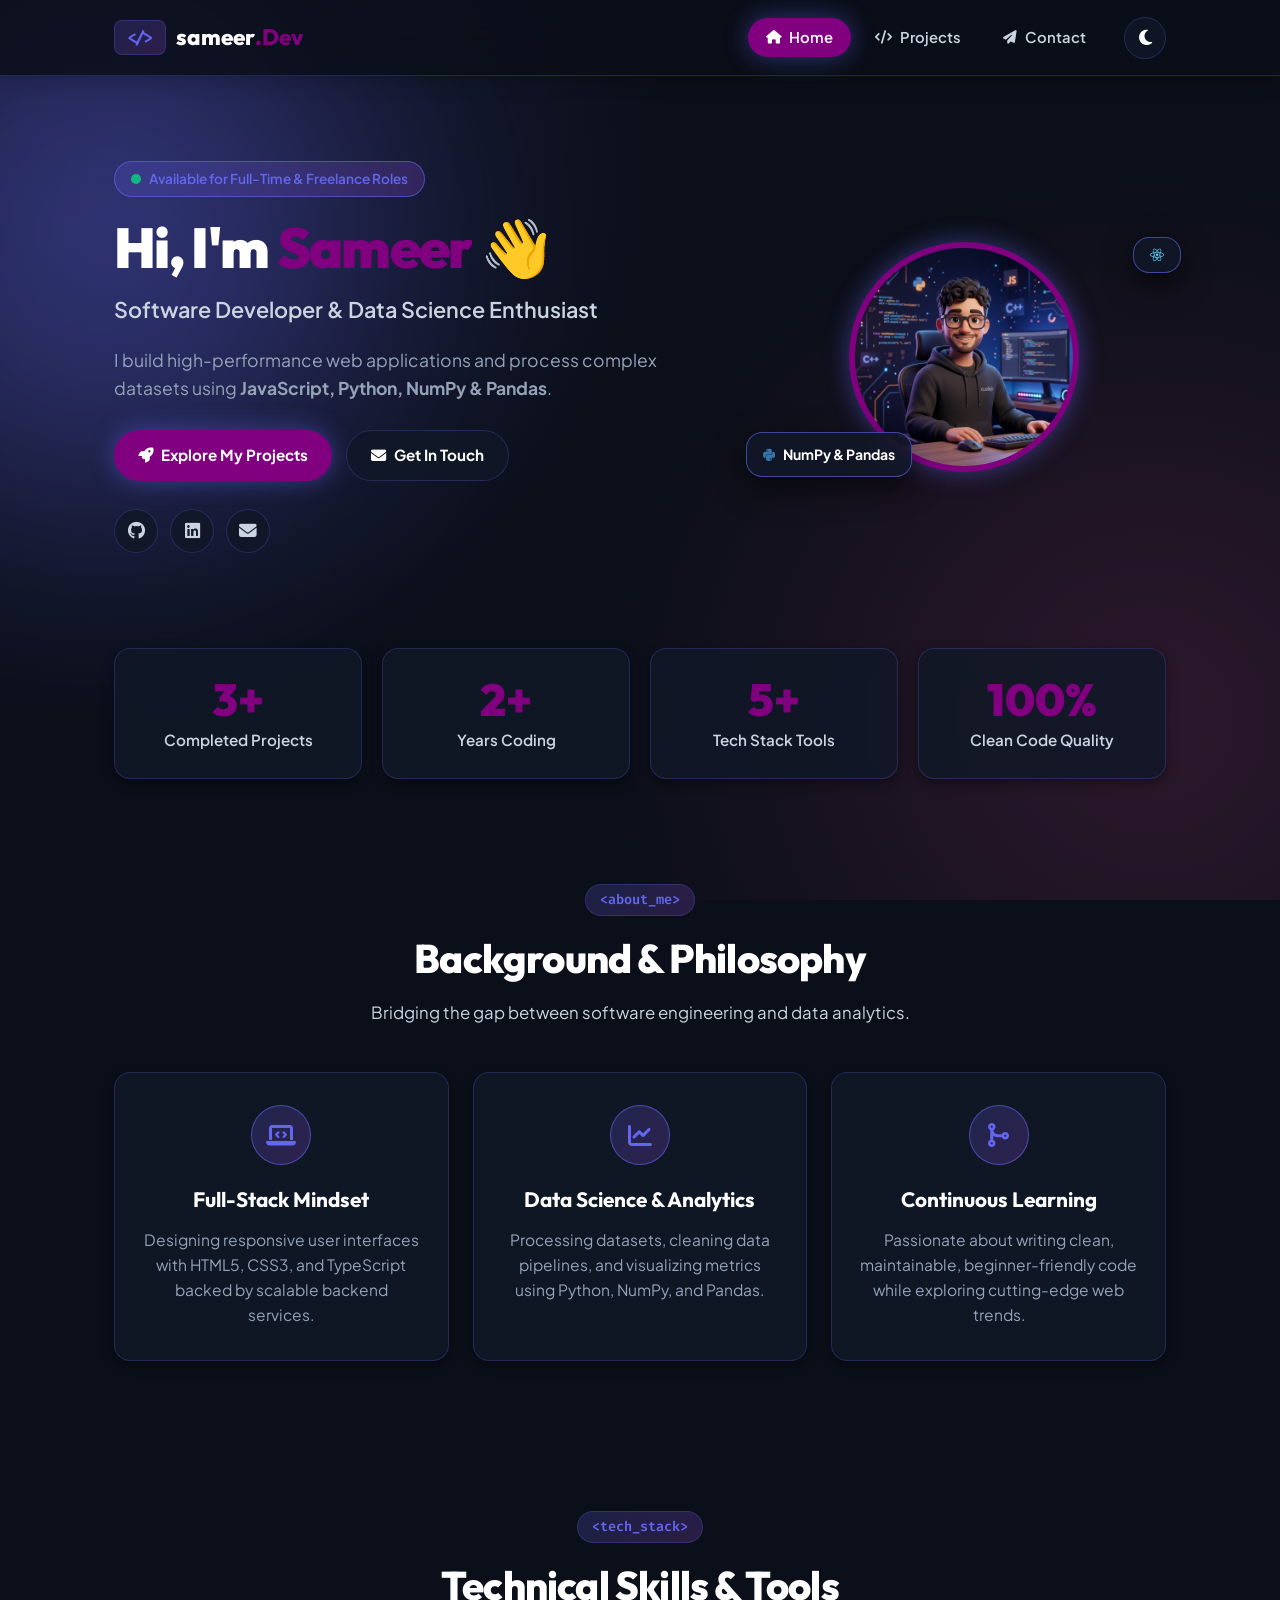
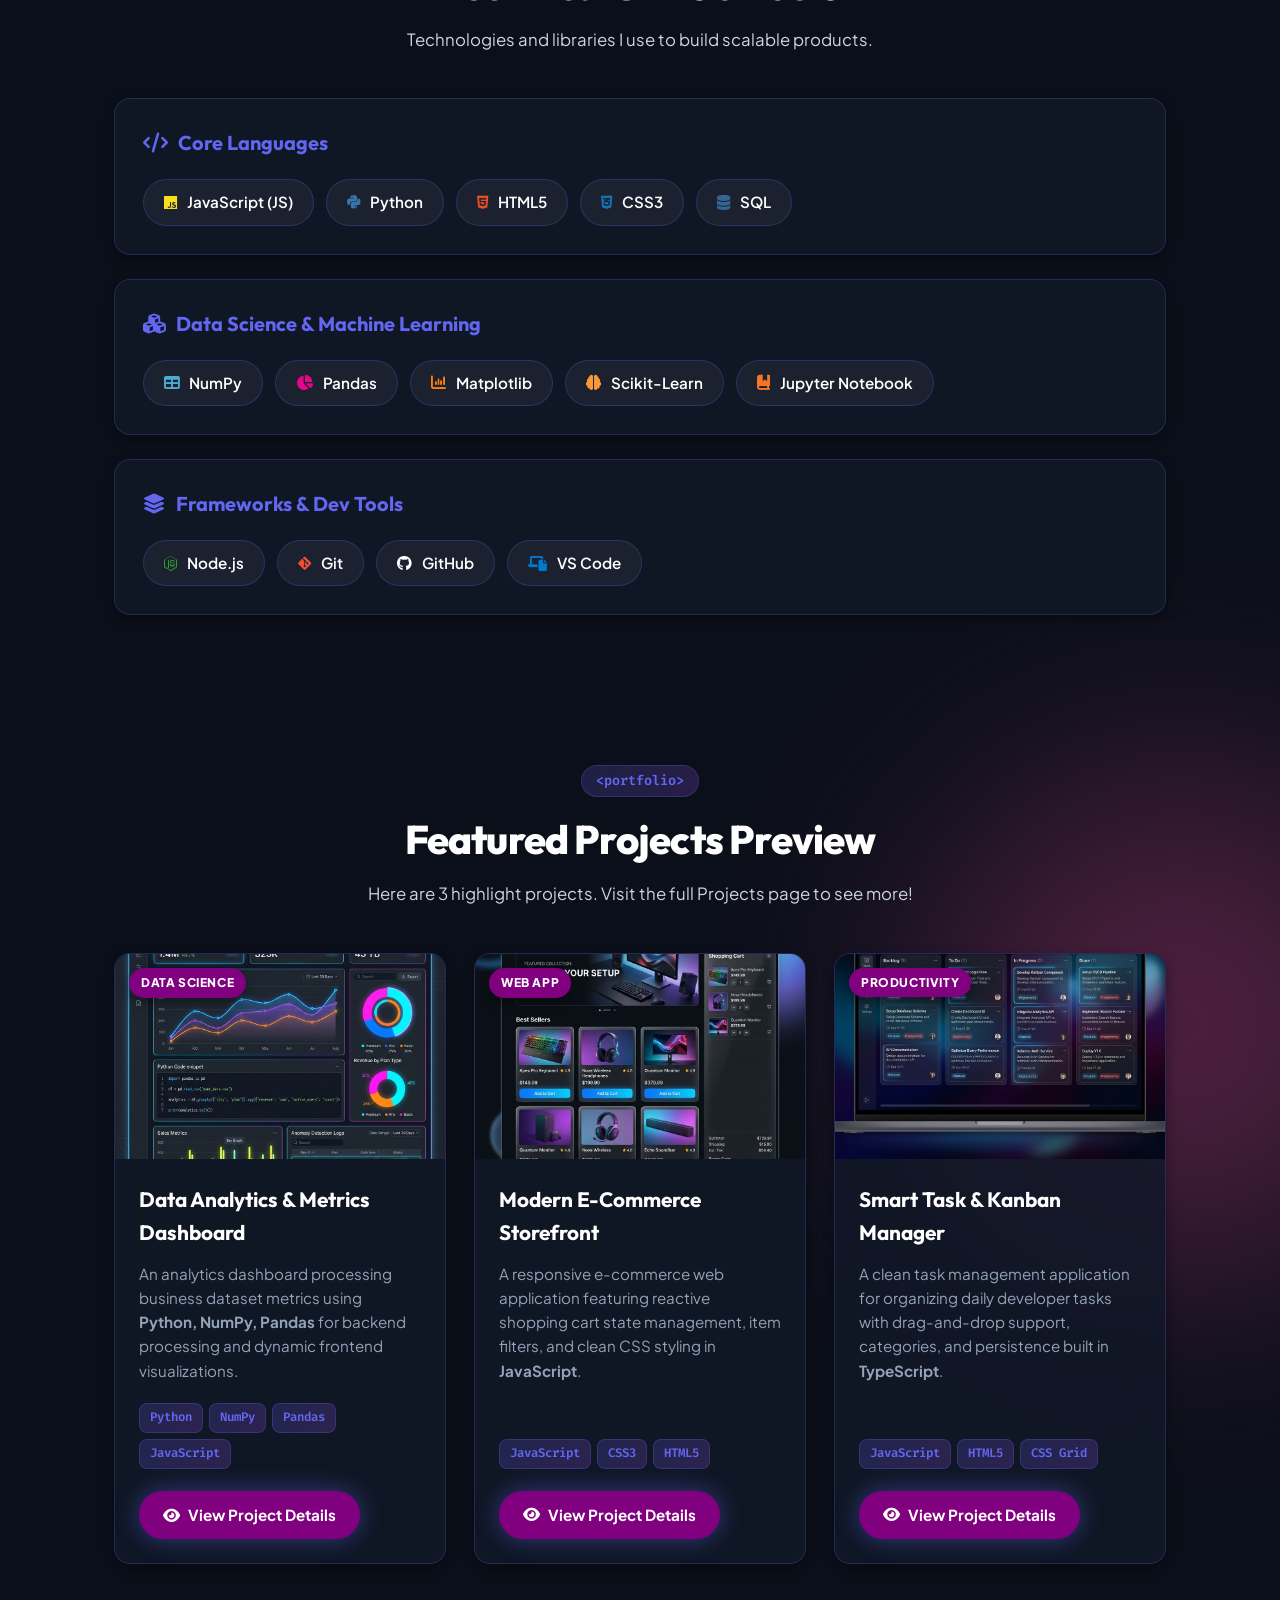
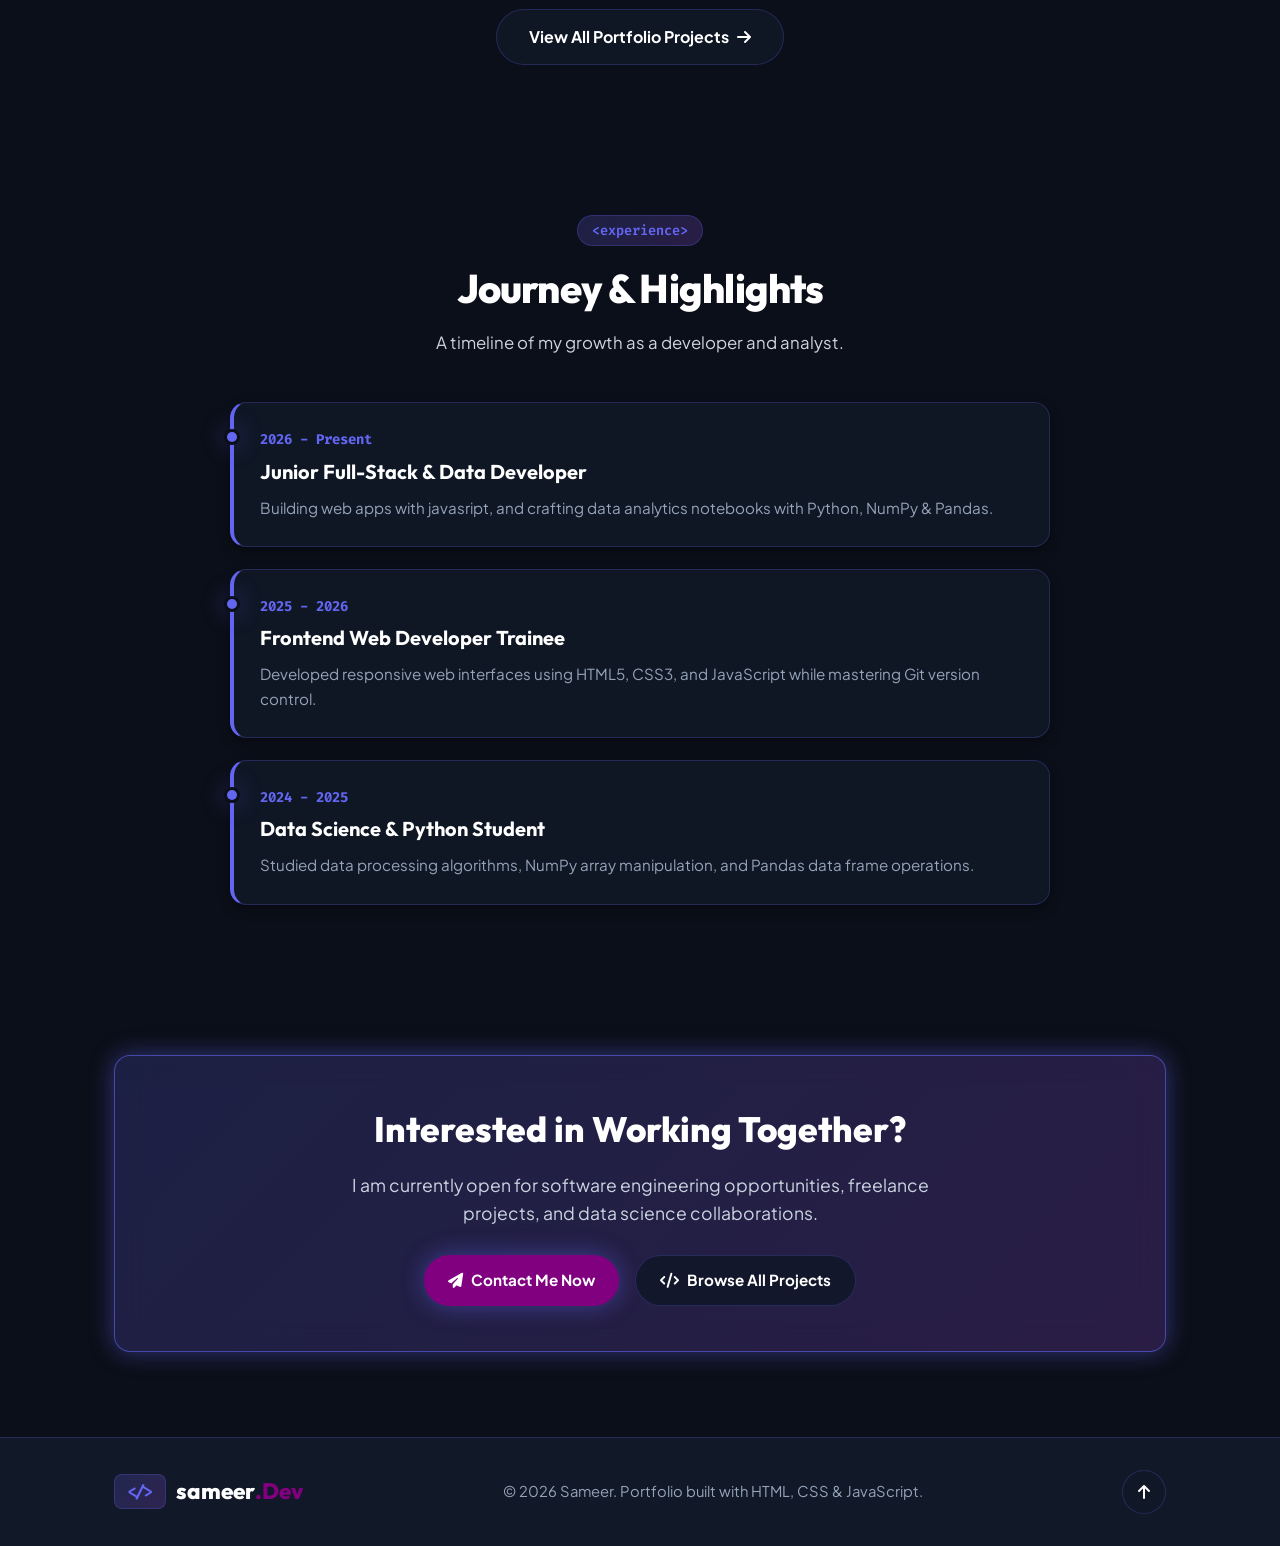
<file: MY_PORT_FOLIO/index.html>
<!DOCTYPE html>
<html lang="en">
<head>
  <meta charset="UTF-8">
  <meta name="viewport" content="width=device-width, initial-scale=1.0">
  <title>Sameer | Developer Portfolio - Home</title>
  <meta name="description" content="Personal Developer Portfolio of Sameer showcasing Web Development, Data Science, NumPy, Pandas,  TypeScript, and Python.">
  
  <!-- Google Fonts -->
  <link rel="preconnect" href="https://fonts.googleapis.com">
  <link rel="preconnect" href="https://fonts.gstatic.com" crossorigin>
  <link href="https://fonts.googleapis.com/css2?family=Fira+Code:wght@400;500;600&family=Outfit:wght@400;600;700;800;900&family=Plus+Jakarta+Sans:wght@400;500;600;700&display=swap" rel="stylesheet">
  
  <!-- FontAwesome Icons -->
  <link rel="stylesheet" href="https://cdnjs.cloudflare.com/ajax/libs/font-awesome/6.4.0/css/all.min.css">
  
  <link rel="stylesheet" href="style.css">
</head>
<body>

  <!-- Background Decorative Ambient Glows -->
  <div class="ambient-glow glow-1"></div>
  <div class="ambient-glow glow-2"></div>

  <!-- ==========================================
       1. MULTI-PAGE NAVIGATION BAR
       ========================================== -->
  <header class="header">
    <div class="container navbar">
      <a href="index.html" class="logo">
        <span class="logo-icon">&lt;/&gt;</span>
        <span class="logo-text">sameer<span class="gradient-text">.Dev</span></span>
      </a>
      
      <div class="nav-right">
        <ul class="nav-links">
          <li><a href="index.html" class="nav-link active"><i class="fa-solid fa-house"></i> Home</a></li>
          <li><a href="projects.html" class="nav-link"><i class="fa-solid fa-code"></i> Projects</a></li>
          <li><a href="contact.html" class="nav-link"><i class="fa-solid fa-paper-plane"></i> Contact</a></li>
        </ul>
        <button id="theme-btn" class="theme-toggle-btn" aria-label="Toggle dark/light theme">
          <i class="fa-solid fa-moon" id="theme-icon"></i>
        </button>
      </div>
    </div>
  </header>

  <!-- ==========================================
       2. HERO SECTION
       ========================================== -->
  <section class="section hero-section" id="home">
    <div class="container hero-layout">
      <div class="hero-content">
        <div class="status-badge">
          <span class="pulse-dot"></span> Available for Full-Time & Freelance Roles
        </div>
        <h1 class="hero-title">
          Hi, I'm <span class="gradient-text">Sameer</span> 👋
        </h1>
        <h2 class="hero-subtitle">
          Software Developer & Data Science Enthusiast
        </h2>
        <p class="hero-description">
          I build high-performance web applications and process complex datasets using 
          <strong>JavaScript,  Python, NumPy & Pandas</strong>.
        </p>
        
        <div class="hero-buttons">
          <a href="projects.html" class="btn btn-primary">
            <i class="fa-solid fa-rocket"></i> Explore My Projects
          </a>
          <a href="contact.html" class="btn btn-outline">
            <i class="fa-solid fa-envelope"></i> Get In Touch
          </a>
        </div>

        <div class="social-links-bar">
          <a href="https://github.com/Sameerverma2303" target="_blank" rel="noopener" class="social-btn" title="GitHub"><i class="fa-brands fa-github"></i></a>
          <a href="https://www.linkedin.com/in/sameer-verma-99639b354/" target="_blank" rel="noopener" class="social-btn" title="LinkedIn"><i class="fa-brands fa-linkedin"></i></a>
          <!-- <a href="https://twitter.com" target="_blank" rel="noopener" class="social-btn" title="Twitter / X"><i class="fa-brands fa-x-twitter"></i></a> -->
          <a href="mailto:sameerverma23003@gmail.com" class="social-btn" title="Email Me"><i class="fa-solid fa-envelope"></i></a>
        </div>
      </div>

      <!-- PROFILE PHOTO CONTAINER WITH FLOATING BADGES -->
      <div class="hero-image-wrapper">
        <div class="glowing-avatar-frame">
          <!-- =========================================================================
               BEGINNER INSTRUCTION:
               To change your profile picture:
               1. Save your photo into assets/images/ (e.g. assets/images/my-photo.jpg)
               2. Update src="assets/images/profile.png" to your photo filename below!
               ========================================================================= -->
          <img src="assets/images/profile.png" alt="Sameer Profile Photo" class="profile-img">
        </div>
        
        <!-- Floating Tech Badges -->
        <div class="floating-badge badge-1">
          <i class="fa-brands fa-react react-color"></i>   
        </div>
        <div class="floating-badge badge-2">
          <i class="fa-brands fa-python python-color"></i> NumPy & Pandas
        </div>
      </div>
    </div>
  </section>

  <!-- ==========================================
       3. QUICK STATS HIGHLIGHTS GRID
       ========================================== -->
  <section class="section stats-section">
    <div class="container">
      <div class="stats-grid">
        <div class="glass-card stat-card">
          <div class="stat-number gradient-text">3+</div>
          <div class="stat-label">Completed Projects</div>
        </div>

        <div class="glass-card stat-card">
          <div class="stat-number gradient-text">2+</div>
          <div class="stat-label">Years Coding</div>
        </div>

        <div class="glass-card stat-card">
          <div class="stat-number gradient-text">5+</div>
          <div class="stat-label">Tech Stack Tools</div>
        </div>

        <div class="glass-card stat-card">
          <div class="stat-number gradient-text">100%</div>
          <div class="stat-label">Clean Code Quality</div>
        </div>
      </div>
    </div>
  </section>

  <!-- ==========================================
       4. EXTENDED ABOUT & PHILOSOPHY
       ========================================== -->
  <section class="section" id="about">
    <div class="container">
      <div class="section-header">
        <span class="section-tag">&lt;about_me&gt;</span>
        <h2 class="section-title">Background & Philosophy</h2>
        <p class="section-subtitle">Bridging the gap between software engineering and data analytics.</p>
      </div>

      <div class="about-grid">
        <div class="glass-card about-card">
          <div class="card-icon-box"><i class="fa-solid fa-laptop-code"></i></div>
          <h3>Full-Stack Mindset</h3>
          <p>Designing responsive user interfaces with HTML5, CSS3, and TypeScript backed by scalable backend services.</p>
        </div>

        <div class="glass-card about-card">
          <div class="card-icon-box"><i class="fa-solid fa-chart-line"></i></div>
          <h3>Data Science & Analytics</h3>
          <p>Processing datasets, cleaning data pipelines, and visualizing metrics using Python, NumPy, and Pandas.</p>
        </div>

        <div class="glass-card about-card">
          <div class="card-icon-box"><i class="fa-solid fa-code-merge"></i></div>
          <h3>Continuous Learning</h3>
          <p>Passionate about writing clean, maintainable, beginner-friendly code while exploring cutting-edge web trends.</p>
        </div>
      </div>
    </div>
  </section>

  <!-- ==========================================
       5. COMPREHENSIVE TECH STACK SECTION
       ========================================== -->
  <section class="section" id="tech-stack">
    <div class="container">
      <div class="section-header">
        <span class="section-tag">&lt;tech_stack&gt;</span>
        <h2 class="section-title">Technical Skills & Tools</h2>
        <p class="section-subtitle">Technologies and libraries I use to build scalable products.</p>
      </div>

      <div class="tech-groups">
        
        <!-- Category 1: Languages -->
        <div class="glass-card tech-group-card">
          <h3 class="group-title"><i class="fa-solid fa-code"></i> Core Languages</h3>
          <div class="skills-flex">
            <span class="skill-pill"><i class="fa-brands fa-js js-color"></i> JavaScript (JS)</span>
 
            <span class="skill-pill"><i class="fa-brands fa-python python-color"></i> Python</span>
            <span class="skill-pill"><i class="fa-brands fa-html5 html-color"></i> HTML5</span>
            <span class="skill-pill"><i class="fa-brands fa-css3-alt css-color"></i> CSS3</span>
            <span class="skill-pill"><i class="fa-solid fa-database sql-color"></i> SQL</span>
          </div>
        </div>

        <!-- Category 2: Data Science -->
        <div class="glass-card tech-group-card">
          <h3 class="group-title"><i class="fa-solid fa-cubes"></i> Data Science & Machine Learning</h3>
          <div class="skills-flex">
            <span class="skill-pill"><i class="fa-solid fa-table numpy-color"></i> NumPy</span>
            <span class="skill-pill"><i class="fa-solid fa-chart-pie pandas-color"></i> Pandas</span>
            <span class="skill-pill"><i class="fa-solid fa-chart-column matplotlib-color"></i> Matplotlib</span>
            <span class="skill-pill"><i class="fa-solid fa-brain ml-color"></i> Scikit-Learn</span>
            <span class="skill-pill"><i class="fa-solid fa-book-bookmark jupyter-color"></i> Jupyter Notebook</span>
          </div>
        </div>

        <!-- Category 3: Frameworks & Tools -->
        <div class="glass-card tech-group-card">
          <h3 class="group-title"><i class="fa-solid fa-layer-group"></i> Frameworks & Dev Tools</h3>
          <div class="skills-flex">
 
            <span class="skill-pill"><i class="fa-brands fa-node-js node-color"></i> Node.js</span>
            <span class="skill-pill"><i class="fa-brands fa-git-alt git-color"></i> Git</span>
            <span class="skill-pill"><i class="fa-brands fa-github github-color"></i> GitHub</span>
            <span class="skill-pill"><i class="fa-solid fa-laptop-file vscode-color"></i> VS Code</span>
          </div>
        </div>

      </div>
    </div>
  </section>

  <!-- ==========================================
       6. FEATURED 3 PROJECTS PREVIEW
       ========================================== -->
  <section class="section" id="projects-preview">
    <div class="container">
      <div class="section-header">
        <span class="section-tag">&lt;portfolio&gt;</span>
        <h2 class="section-title">Featured Projects Preview</h2>
        <p class="section-subtitle">Here are 3 highlight projects. Visit the full Projects page to see more!</p>
      </div>

      <div class="projects-grid">

        <!-- Sample Project 1 -->
        <article class="glass-card project-card">
          <div class="project-image-box">
            <img src="assets/images/project1.png" alt="Data Analytics Dashboard" class="project-img">
            <span class="project-badge">Data Science</span>
          </div>
          <div class="project-content">
            <h3 class="project-title">Data Analytics & Metrics Dashboard</h3>
            <p class="project-desc">
              An analytics dashboard processing business dataset metrics using <strong>Python, NumPy, Pandas</strong> for backend processing and dynamic frontend visualizations.
            </p>
            <div class="tech-tags">
              <span class="tag">Python</span>
              <span class="tag">NumPy</span>
              <span class="tag">Pandas</span>
              <span class="tag">JavaScript</span>
            </div>
            <div class="project-actions">
              <a href="projects.html" class="btn btn-primary">
                <i class="fa-solid fa-eye"></i> View Project Details
              </a>
            </div>
          </div>
        </article>

        <!-- Sample Project 2 -->
        <article class="glass-card project-card">
          <div class="project-image-box">
            <img src="assets/images/project2.png" alt="E-Commerce Web Application" class="project-img">
            <span class="project-badge">Web App</span>
          </div>
          <div class="project-content">
            <h3 class="project-title">Modern E-Commerce Storefront</h3>
            <p class="project-desc">
              A responsive e-commerce web application featuring reactive shopping cart state management, item filters, and clean CSS styling in <strong> JavaScript</strong>.
            </p>
            <div class="tech-tags">
               
              <span class="tag">JavaScript</span>
              <span class="tag">CSS3</span>
              <span class="tag">HTML5</span>
            </div>
            <div class="project-actions">
              <a href="projects.html" class="btn btn-primary">
                <i class="fa-solid fa-eye"></i> View Project Details
              </a>
            </div>
          </div>
        </article>

        <!-- Sample Project 3 -->
        <article class="glass-card project-card">
          <div class="project-image-box">
            <img src="assets/images/project3.png" alt="Task Manager Application" class="project-img">
            <span class="project-badge">Productivity</span>
          </div>
          <div class="project-content">
            <h3 class="project-title">Smart Task & Kanban Manager</h3>
            <p class="project-desc">
              A clean task management application for organizing daily developer tasks with drag-and-drop support, categories, and persistence built in <strong>TypeScript</strong>.
            </p>
            <div class="tech-tags">
               
              <span class="tag">JavaScript</span>
              <span class="tag">HTML5</span>
              <span class="tag">CSS Grid</span>
            </div>
            <div class="project-actions">
              <a href="projects.html" class="btn btn-primary">
                <i class="fa-solid fa-eye"></i> View Project Details
              </a>
            </div>
          </div>
        </article>

      </div>

      <div class="view-more-container">
        <a href="projects.html" class="btn btn-outline btn-lg">
          View All Portfolio Projects <i class="fa-solid fa-arrow-right"></i>
        </a>
      </div>
    </div>
  </section>

  <!-- ==========================================
       7. CAREER HIGHLIGHTS TIMELINE
       ========================================== -->
  <section class="section timeline-section">
    <div class="container">
      <div class="section-header">
        <span class="section-tag">&lt;experience&gt;</span>
        <h2 class="section-title">Journey & Highlights</h2>
        <p class="section-subtitle">A timeline of my growth as a developer and analyst.</p>
      </div>

      <div class="timeline">
        <div class="timeline-item glass-card">
          <div class="timeline-dot"></div>
          <div class="timeline-date">2026 - Present</div>
          <h3 class="timeline-role">Junior Full-Stack & Data Developer</h3>
          <p class="timeline-desc">Building web apps with javasript,   and crafting data analytics notebooks with Python, NumPy & Pandas.</p>
        </div>

        <div class="timeline-item glass-card">
          <div class="timeline-dot"></div>
          <div class="timeline-date">2025 - 2026</div>
          <h3 class="timeline-role">Frontend Web Developer Trainee</h3>
          <p class="timeline-desc">Developed responsive web interfaces using HTML5, CSS3, and JavaScript while mastering Git version control.</p>
        </div>

        <div class="timeline-item glass-card">
          <div class="timeline-dot"></div>
          <div class="timeline-date">2024 - 2025</div>
          <h3 class="timeline-role">Data Science & Python Student</h3>
          <p class="timeline-desc">Studied data processing algorithms, NumPy array manipulation, and Pandas data frame operations.</p>
        </div>
      </div>
    </div>
  </section>

  <!-- ==========================================
       8. CALL TO ACTION BANNER
       ========================================== -->
  <section class="section cta-section">
    <div class="container">
      <div class="glass-card cta-card">
        <h2 class="cta-title">Interested in Working Together?</h2>
        <p class="cta-desc">I am currently open for software engineering opportunities, freelance projects, and data science collaborations.</p>
        <div class="cta-buttons">
          <a href="contact.html" class="btn btn-primary">
            <i class="fa-solid fa-paper-plane"></i> Contact Me Now
          </a>
          <a href="projects.html" class="btn btn-outline">
            <i class="fa-solid fa-code"></i> Browse All Projects
          </a>
        </div>
      </div>
    </div>
  </section>

  <!-- ==========================================
       9. FOOTER
       ========================================== -->
  <footer class="footer">
    <div class="container footer-content">
      <div class="footer-brand">
        <a href="index.html" class="logo">
          <span class="logo-icon">&lt;/&gt;</span>
          <span class="logo-text">sameer<span class="gradient-text">.Dev</span></span>
        </a>
      </div>
      <p class="footer-copy">&copy; <span id="year">2026</span> Sameer. Portfolio built with HTML, CSS & JavaScript.</p>
      <a href="#home" class="back-to-top" title="Back to top"><i class="fa-solid fa-arrow-up"></i></a>
    </div>
  </footer>

  <script src="script.js"></script>
</body>
</html>
</file>
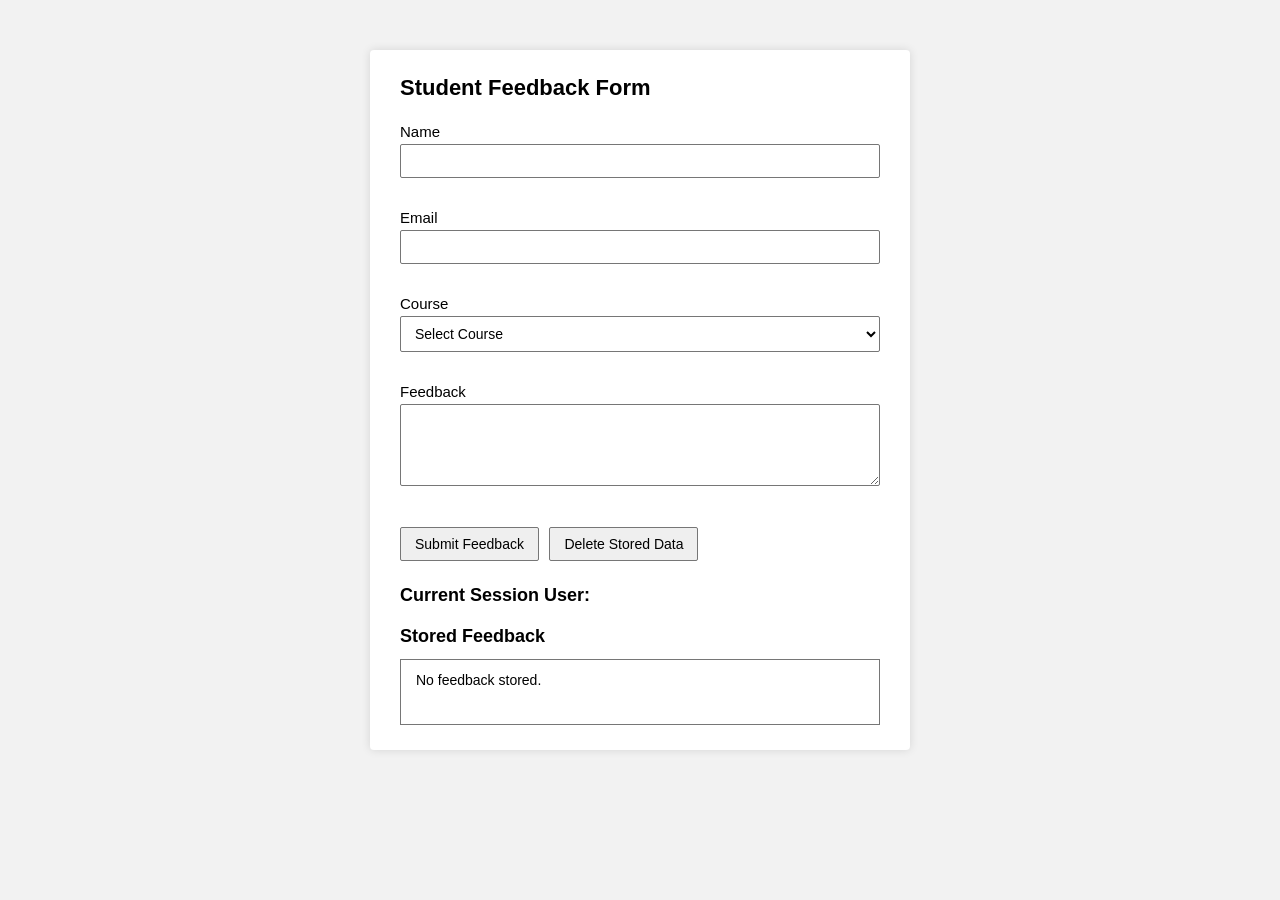
<file: STUDENT_FEEDBACK/index.html>
<!DOCTYPE html>
<html lang="en">
<head>
    <meta charset="UTF-8">
    <meta name="viewport" content="width=device-width, initial-scale=1.0">
    <title>Student Feedback Form</title>
    <link rel="stylesheet" href="style.css">
</head>
<body>

    <div class="container">
        <h2>Student Feedback Form</h2>

        <form id="feedbackForm" novalidate>
            <div class="form-group">
                <label for="name">Name</label>
                <input type="text" id="name" placeholder="">
                <div class="error" id="nameError"></div>
            </div>

            <div class="form-group">
                <label for="email">Email</label>
                <input type="email" id="email" placeholder="">
                <div class="error" id="emailError"></div>
            </div>

            <div class="form-group">
                <label for="course">Course</label>
                <select id="course">
                    <option value="">Select Course</option>
                    <option value="Computer Science">Computer Science</option>
                    <option value="Information Technology">Information Technology</option>
                    <option value="Electronics">Electronics</option>
                    <option value="Mechanical Engineering">Mechanical Engineering</option>
                    <option value="Civil Engineering">Civil Engineering</option>
                </select>
                <div class="error" id="courseError"></div>
            </div>

            <div class="form-group">
                <label for="feedback">Feedback</label>
                <textarea id="feedback" rows="4"></textarea>
                <div class="error" id="feedbackError"></div>
            </div>

            <div class="btn-group">
                <button type="submit" id="submitBtn">Submit Feedback</button>
                <button type="button" id="deleteBtn">Delete Stored Data</button>
            </div>
        </form>

        <h3 id="sessionUserDisplay">Current Session User: </h3>

        <h3>Stored Feedback</h3>

        <div id="output">No feedback stored.</div>
    </div>

    <script src="script.js"></script>
</body>
</html>
</file>
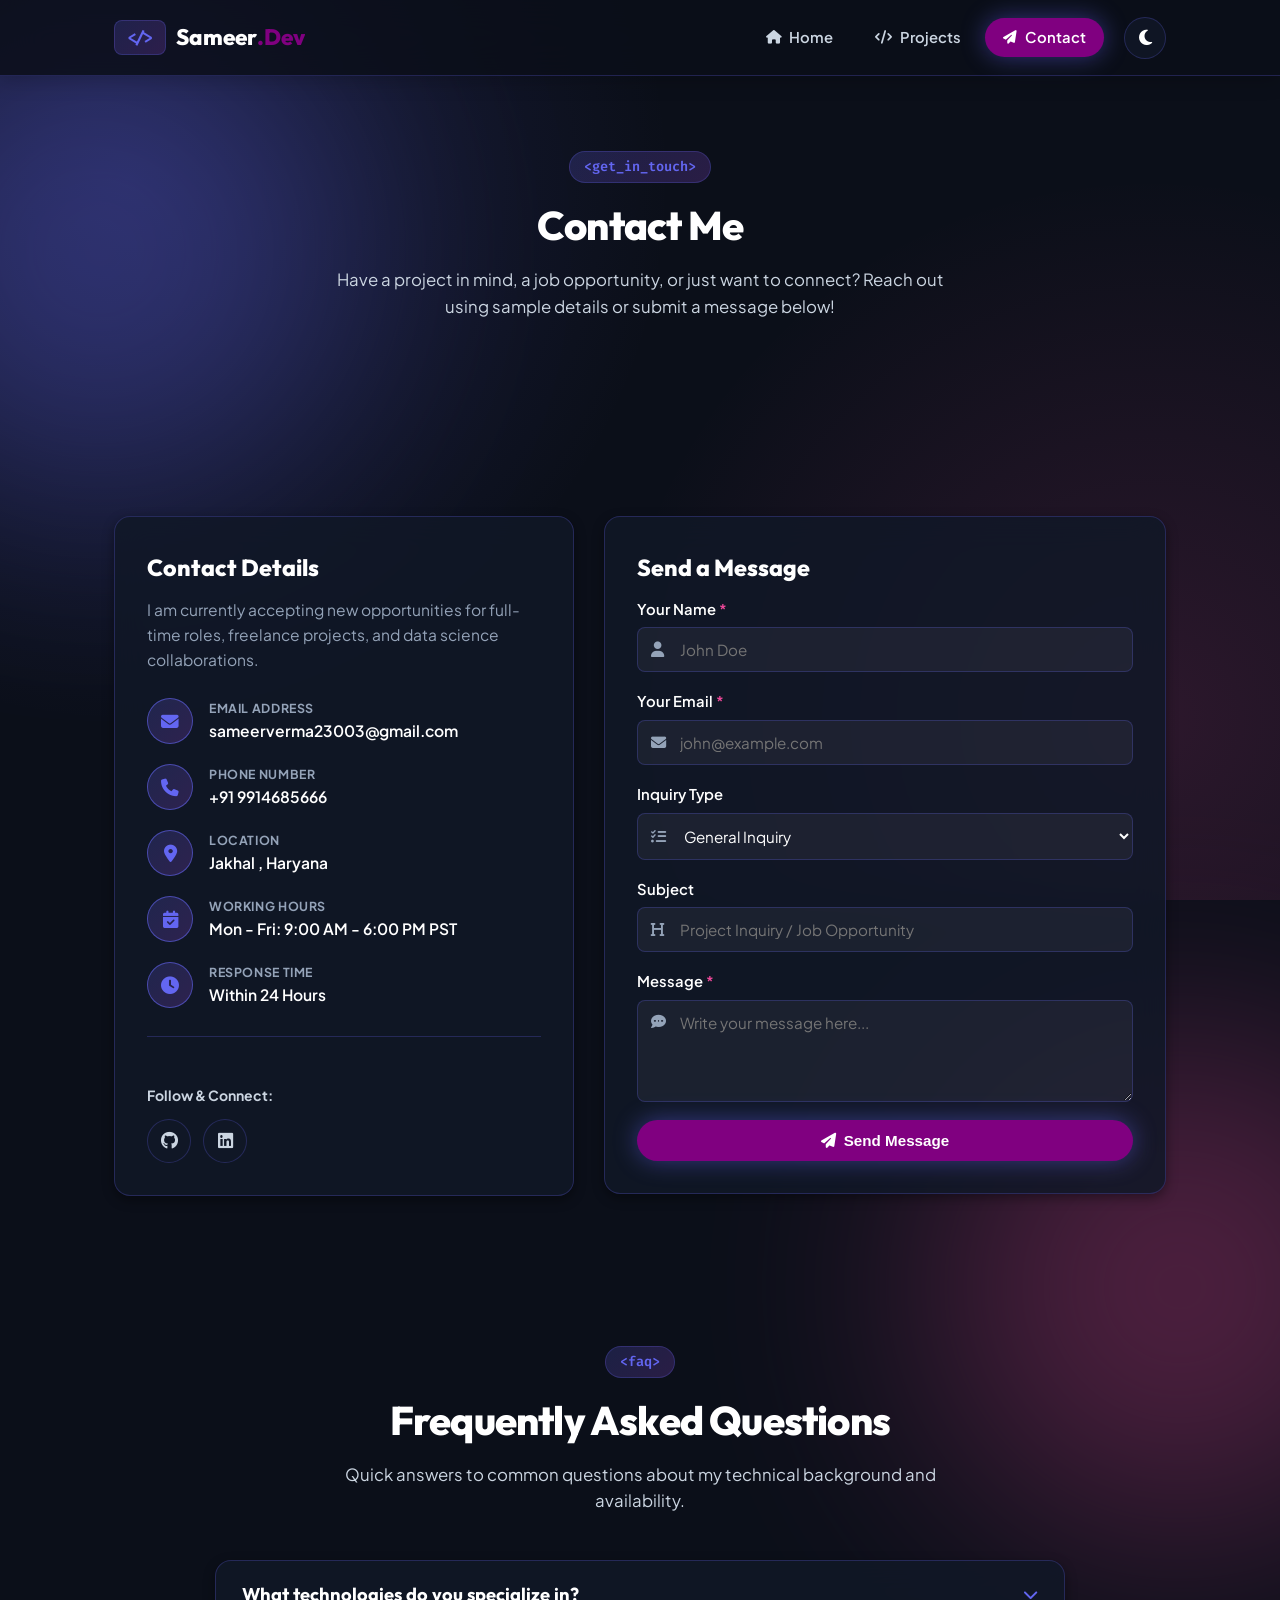
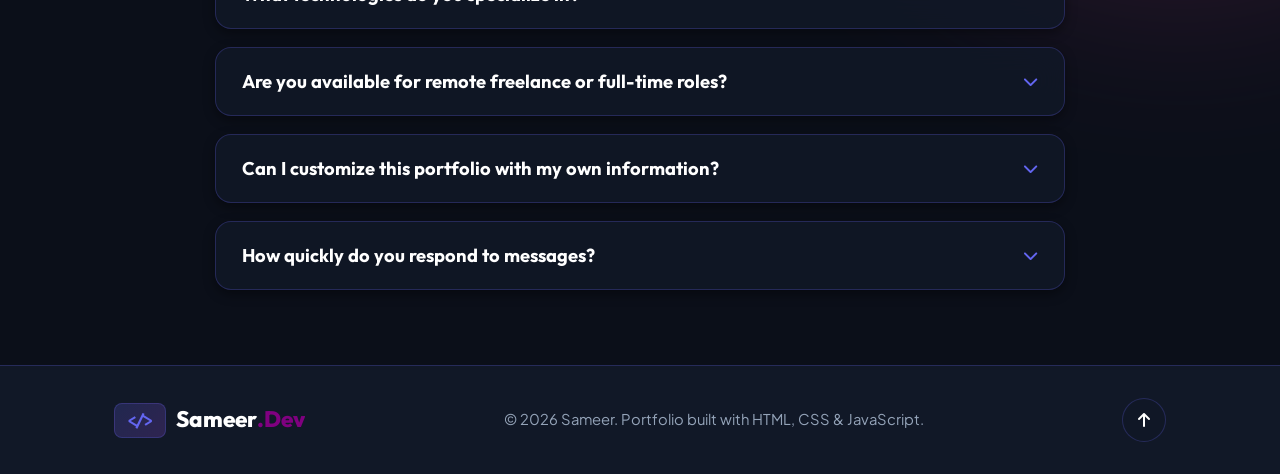
<file: MY_PORT_FOLIO/contact.html>
<!DOCTYPE html>
<html lang="en">
<head>
  <meta charset="UTF-8">
  <meta name="viewport" content="width=device-width, initial-scale=1.0">
  <title>Contact | Sameer Developer Portfolio</title>
  <meta name="description" content="Get in touch with Sameer for software engineering, React, TypeScript, Python, and Data Science project inquiries.">
  
  <!-- Google Fonts -->
  <link rel="preconnect" href="https://fonts.googleapis.com">
  <link rel="preconnect" href="https://fonts.gstatic.com" crossorigin>
  <link href="https://fonts.googleapis.com/css2?family=Fira+Code:wght@400;500;600&family=Outfit:wght@400;600;700;800;900&family=Plus+Jakarta+Sans:wght@400;500;600;700&display=swap" rel="stylesheet">
  
  <!-- FontAwesome Icons -->
  <link rel="stylesheet" href="https://cdnjs.cloudflare.com/ajax/libs/font-awesome/6.4.0/css/all.min.css">
  
  <link rel="stylesheet" href="style.css">
</head>
<body>

  <!-- Ambient Background Glows -->
  <div class="ambient-glow glow-1"></div>
  <div class="ambient-glow glow-2"></div>

  <!-- ==========================================
       1. NAVIGATION BAR
       ========================================== -->
  <header class="header">
    <div class="container navbar">
      <a href="index.html" class="logo">
        <span class="logo-icon">&lt;/&gt;</span>
        <span class="logo-text">Sameer<span class="gradient-text">.Dev</span></span>
      </a>
      
      <div class="nav-right">
        <ul class="nav-links">
          <li><a href="index.html" class="nav-link"><i class="fa-solid fa-house"></i> Home</a></li>
          <li><a href="projects.html" class="nav-link"><i class="fa-solid fa-code"></i> Projects</a></li>
          <li><a href="contact.html" class="nav-link active"><i class="fa-solid fa-paper-plane"></i> Contact</a></li>
        </ul>
        <button id="theme-btn" class="theme-toggle-btn" aria-label="Toggle dark/light theme">
          <i class="fa-solid fa-moon" id="theme-icon"></i>
        </button>
      </div>
    </div>
  </header>

  <!-- ==========================================
       2. PAGE HEADER BANNER
       ========================================== -->
  <section class="section page-banner-section">
    <div class="container">
      <div class="section-header">
        <span class="section-tag">&lt;get_in_touch&gt;</span>
        <h1 class="section-title">Contact Me</h1>
        <p class="section-subtitle">Have a project in mind, a job opportunity, or just want to connect? Reach out using sample details or submit a message below!</p>
      </div>
    </div>
  </section>

  <!-- ==========================================
       3. CONTACT GRID & INTERACTIVE FORM
       ========================================== -->
  <section class="section contact-page-section">
    <div class="container">
      <div class="contact-layout">
        
        <!-- Contact Information Card -->
        <div class="glass-card contact-info-card">
          <h3>Contact Details</h3>
          <p>I am currently accepting new opportunities for full-time roles, freelance projects, and data science collaborations.</p>

          <div class="info-item">
            <div class="info-icon"><i class="fa-solid fa-envelope"></i></div>
            <div>
              <div class="info-label">Email Address</div>
              <div class="info-value"><a href="mailto:sameerverma23003@gmail.com">sameerverma23003@gmail.com</a></div>
            </div>
          </div>

          <div class="info-item">
            <div class="info-icon"><i class="fa-solid fa-phone"></i></div>
            <div>
              <div class="info-label">Phone Number</div>
              <div class="info-value"><a href="tel:+15550192834">+91 9914685666</a></div>
            </div>
          </div>

          <div class="info-item">
            <div class="info-icon"><i class="fa-solid fa-location-dot"></i></div>
            <div>
              <div class="info-label">Location</div>
              <div class="info-value">Jakhal , Haryana</div>
            </div>
          </div>

          <div class="info-item">
            <div class="info-icon"><i class="fa-solid fa-calendar-check"></i></div>
            <div>
              <div class="info-label">Working Hours</div>
              <div class="info-value">Mon - Fri: 9:00 AM - 6:00 PM PST</div>
            </div>
          </div>

          <div class="info-item">
            <div class="info-icon"><i class="fa-solid fa-clock"></i></div>
            <div>
              <div class="info-label">Response Time </div>
              <div class="info-value">Within 24 Hours</div>
            </div>
          </div>

          <div class="social-wrapper">
            <span class="social-label">Follow & Connect:</span>
            <div class="social-links-row">
              <a href="https://github.com" target="https://github.com/Sameerverma2303" rel="noopener" class="social-btn"><i class="fa-brands fa-github"></i></a>
              <a href="https://linkedin.com" target="_blank" rel="noopener" class="social-btn"><i class="fa-brands fa-linkedin"></i></a>
            </div>
          </div>
        </div>

        <!-- Contact Form Card -->
        <div class="glass-card contact-form-card">
          <h3>Send a Message</h3>
          
          <form id="contact-form" class="contact-form">
            <div class="form-field">
              <label for="name">Your Name <span class="required">*</span></label>
              <div class="input-container">
                <i class="fa-solid fa-user input-icon"></i>
                <input type="text" id="name" required placeholder="John Doe">
              </div>
            </div>

            <div class="form-field">
              <label for="email">Your Email <span class="required">*</span></label>
              <div class="input-container">
                <i class="fa-solid fa-envelope input-icon"></i>
                <input type="email" id="email" required placeholder="john@example.com">
              </div>
            </div>

            <div class="form-field">
              <label for="inquiry-type">Inquiry Type</label>
              <div class="input-container">
                <i class="fa-solid fa-list-check input-icon"></i>
                <select id="inquiry-type" class="custom-select">
                  <option value="general">General Inquiry</option>
                  <option value="freelance">Freelance Project</option>
                  <option value="job">Full-Time Job Opportunity</option>
                  <option value="collaboration">Collaboration / Open Source</option>
                </select>
              </div>
            </div>

            <div class="form-field">
              <label for="subject">Subject</label>
              <div class="input-container">
                <i class="fa-solid fa-heading input-icon"></i>
                <input type="text" id="subject" placeholder="Project Inquiry / Job Opportunity">
              </div>
            </div>

            <div class="form-field">
              <label for="message">Message <span class="required">*</span></label>
              <div class="input-container textarea-container">
                <i class="fa-solid fa-comment-dots input-icon"></i>
                <textarea id="message" rows="4" required placeholder="Write your message here..."></textarea>
              </div>
            </div>

            <button type="submit" class="btn btn-primary btn-block" id="submit-btn">
              <i class="fa-solid fa-paper-plane"></i> Send Message
            </button>
          </form>

          <div id="form-alert" class="alert-success-box">
            <i class="fa-solid fa-circle-check"></i> Thank you! Your message has been sent successfully.
          </div>
        </div>

      </div>
    </div>
  </section>

  <!-- ==========================================
       4. FAQ ACCORDION SECTION
       ========================================== -->
  <section class="section faq-section">
    <div class="container">
      <div class="section-header">
        <span class="section-tag">&lt;faq&gt;</span>
        <h2 class="section-title">Frequently Asked Questions</h2>
        <p class="section-subtitle">Quick answers to common questions about my technical background and availability.</p>
      </div>

      <div class="faq-container">
        
        <div class="glass-card faq-item">
          <button class="faq-question">
            <span>What technologies do you specialize in?</span>
            <i class="fa-solid fa-chevron-down faq-icon"></i>
          </button>
          <div class="faq-answer">
            <p>I specialize in JavaScript, React, TypeScript, and CSS3 for modern web applications, as well as Python, NumPy, and Pandas for data manipulation, analytics, and metrics pipelines.</p>
          </div>
        </div>

        <div class="glass-card faq-item">
          <button class="faq-question">
            <span>Are you available for remote freelance or full-time roles?</span>
            <i class="fa-solid fa-chevron-down faq-icon"></i>
          </button>
          <div class="faq-answer">
            <p>Yes! I am open to full-time software developer positions, remote contracts, and freelance projects worldwide.</p>
          </div>
        </div>

        <div class="glass-card faq-item">
          <button class="faq-question">
            <span>Can I customize this portfolio with my own information?</span>
            <i class="fa-solid fa-chevron-down faq-icon"></i>
          </button>
          <div class="faq-answer">
            <p>Absolutely! The entire codebase is structured using clean HTML, CSS, and JavaScript with comments guiding you where to swap in your photo (`assets/images/profile.png`), contact details, and projects.</p>
          </div>
        </div>

        <div class="glass-card faq-item">
          <button class="faq-question">
            <span>How quickly do you respond to messages?</span>
            <i class="fa-solid fa-chevron-down faq-icon"></i>
          </button>
          <div class="faq-answer">
            <p>I typically respond within 24 hours on business days via email or the contact form above.</p>
          </div>
        </div>

      </div>
    </div>
  </section>

  <!-- ==========================================
       5. FOOTER
       ========================================== -->
  <footer class="footer">
    <div class="container footer-content">
      <div class="footer-brand">
        <a href="index.html" class="logo">
          <span class="logo-icon">&lt;/&gt;</span>
          <span class="logo-text">Sameer<span class="gradient-text">.Dev</span></span>
        </a>
      </div>
      <p class="footer-copy">&copy; <span id="year">2026</span> Sameer. Portfolio built with HTML, CSS & JavaScript.</p>
      <a href="#top" class="back-to-top" title="Back to top"><i class="fa-solid fa-arrow-up"></i></a>
    </div>
  </footer>

  <script src="script.js"></script>
</body>
</html>
</file>
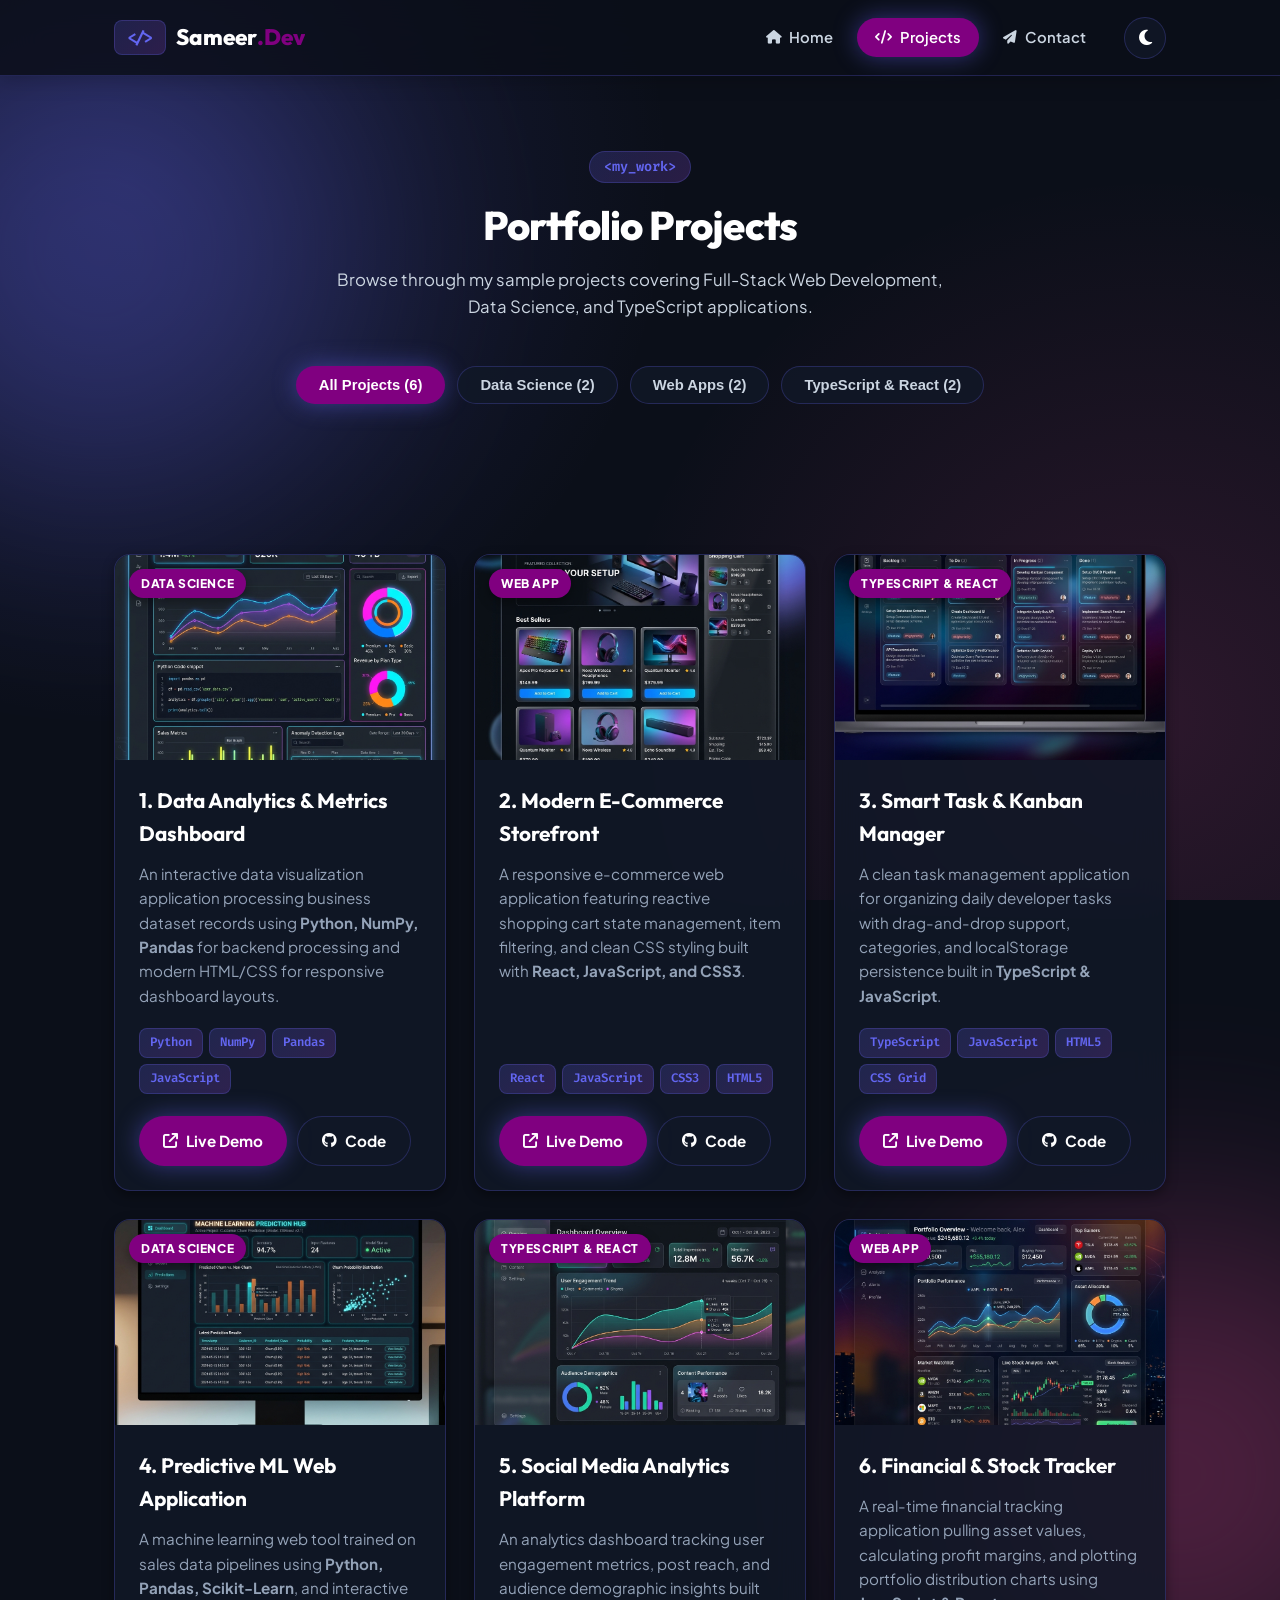
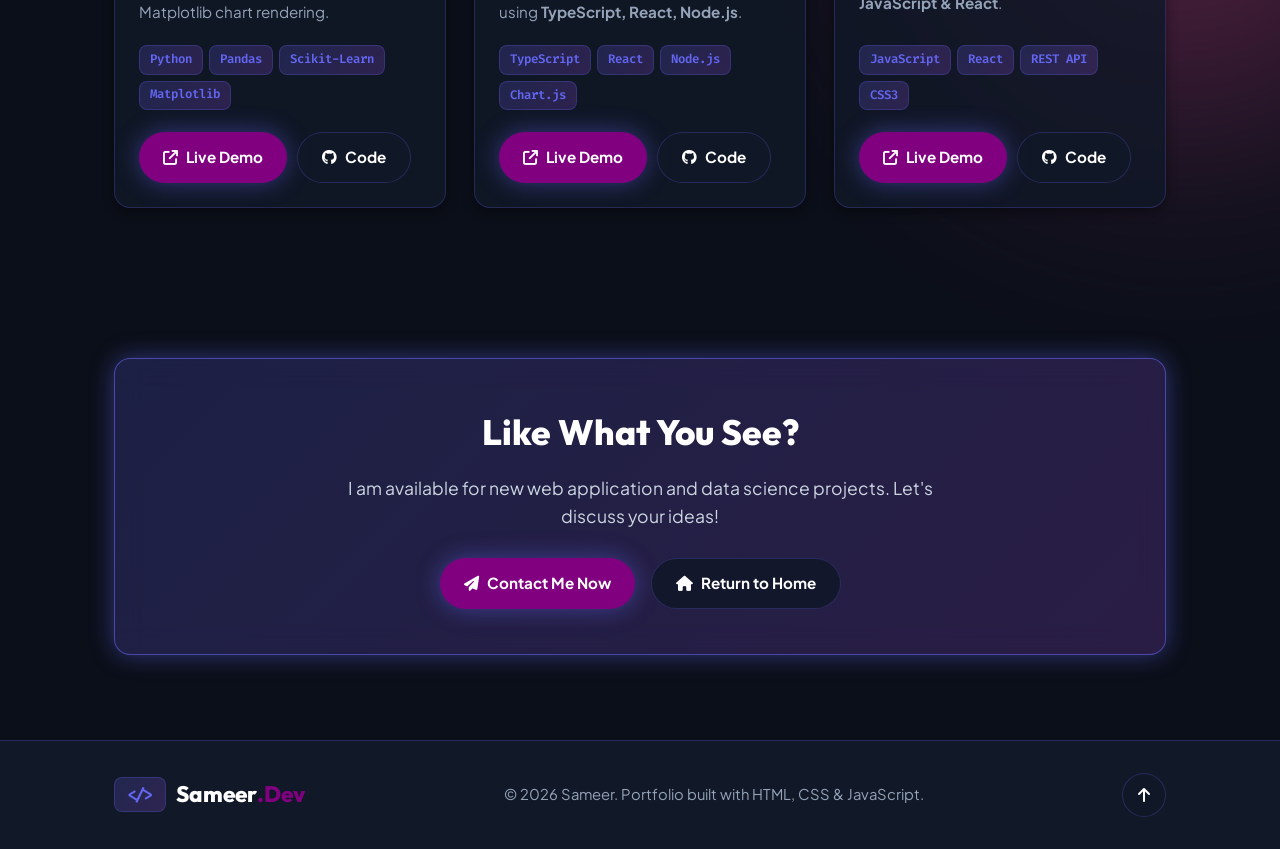
<file: MY_PORT_FOLIO/projects.html>
<!DOCTYPE html>
<html lang="en">
<head>
  <meta charset="UTF-8">
  <meta name="viewport" content="width=device-width, initial-scale=1.0">
  <title>Projects | Sameer Developer Portfolio</title>
  <meta name="description" content="Explore Sameer's software engineering and data analytics projects built with React, TypeScript, Python, NumPy, Pandas, and JavaScript.">
  
  <!-- Google Fonts -->
  <link rel="preconnect" href="https://fonts.googleapis.com">
  <link rel="preconnect" href="https://fonts.gstatic.com" crossorigin>
  <link href="https://fonts.googleapis.com/css2?family=Fira+Code:wght@400;500;600&family=Outfit:wght@400;600;700;800;900&family=Plus+Jakarta+Sans:wght@400;500;600;700&display=swap" rel="stylesheet">
  
  <!-- FontAwesome Icons -->
  <link rel="stylesheet" href="https://cdnjs.cloudflare.com/ajax/libs/font-awesome/6.4.0/css/all.min.css">
  
  <link rel="stylesheet" href="style.css">
</head>
<body>

  <!-- Ambient Background Glows -->
  <div class="ambient-glow glow-1"></div>
  <div class="ambient-glow glow-2"></div>

  <!-- ==========================================
       1. NAVIGATION BAR
       ========================================== -->
  <header class="header">
    <div class="container navbar">
      <a href="index.html" class="logo">
        <span class="logo-icon">&lt;/&gt;</span>
        <span class="logo-text">Sameer<span class="gradient-text">.Dev</span></span>
      </a>
      
      <div class="nav-right">
        <ul class="nav-links">
          <li><a href="index.html" class="nav-link"><i class="fa-solid fa-house"></i> Home</a></li>
          <li><a href="projects.html" class="nav-link active"><i class="fa-solid fa-code"></i> Projects</a></li>
          <li><a href="contact.html" class="nav-link"><i class="fa-solid fa-paper-plane"></i> Contact</a></li>
        </ul>
        <button id="theme-btn" class="theme-toggle-btn" aria-label="Toggle dark/light theme">
          <i class="fa-solid fa-moon" id="theme-icon"></i>
        </button>
      </div>
    </div>
  </header>

  <!-- ==========================================
       2. PAGE HEADER BANNER & FILTERS
       ========================================== -->
  <section class="section page-banner-section">
    <div class="container">
      <div class="section-header">
        <span class="section-tag">&lt;my_work&gt;</span>
        <h1 class="section-title">Portfolio Projects</h1>
        <p class="section-subtitle">Browse through my sample projects covering Full-Stack Web Development, Data Science, and TypeScript applications.</p>
      </div>

      <!-- Filter Buttons Bar -->
      <div class="filter-bar">
        <button class="filter-btn active" data-filter="all">All Projects (6)</button>
        <button class="filter-btn" data-filter="data-science">Data Science (2)</button>
        <button class="filter-btn" data-filter="web-app">Web Apps (2)</button>
        <button class="filter-btn" data-filter="typescript">TypeScript & React (2)</button>
      </div>
    </div>
  </section>

  <!-- ==========================================
       3. 6 DETAILED SAMPLE PROJECTS GRID
       ========================================== -->
  <section class="section projects-page-section">
    <div class="container">
      <div class="projects-grid" id="projects-container">

        <!-- Project 1: Data Analytics Dashboard -->
        <article class="glass-card project-card" data-category="data-science">
          <div class="project-image-box">
            <img src="assets/images/project1.png" alt="Data Analytics Dashboard" class="project-img">
            <span class="project-badge">Data Science</span>
          </div>
          <div class="project-content">
            <h3 class="project-title">1. Data Analytics & Metrics Dashboard</h3>
            <p class="project-desc">
              An interactive data visualization application processing business dataset records using 
              <strong>Python, NumPy, Pandas</strong> for backend processing and modern HTML/CSS for responsive dashboard layouts.
            </p>
            <div class="tech-tags">
              <span class="tag">Python</span>
              <span class="tag">NumPy</span>
              <span class="tag">Pandas</span>
              <span class="tag">JavaScript</span>
            </div>
            <div class="project-actions">
              <a href="#" class="btn btn-primary demo-btn" data-name="Data Analytics Dashboard">
                <i class="fa-solid fa-arrow-up-right-from-square"></i> Live Demo
              </a>
              <a href="https://github.com" target="_blank" rel="noopener" class="btn btn-outline">
                <i class="fa-brands fa-github"></i> Code
              </a>
            </div>
          </div>
        </article>

        <!-- Project 2: E-Commerce Storefront -->
        <article class="glass-card project-card" data-category="web-app">
          <div class="project-image-box">
            <img src="assets/images/project2.png" alt="E-Commerce Web Application" class="project-img">
            <span class="project-badge">Web App</span>
          </div>
          <div class="project-content">
            <h3 class="project-title">2. Modern E-Commerce Storefront</h3>
            <p class="project-desc">
              A responsive e-commerce web application featuring reactive shopping cart state management, 
              item filtering, and clean CSS styling built with <strong>React, JavaScript, and CSS3</strong>.
            </p>
            <div class="tech-tags">
              <span class="tag">React</span>
              <span class="tag">JavaScript</span>
              <span class="tag">CSS3</span>
              <span class="tag">HTML5</span>
            </div>
            <div class="project-actions">
              <a href="#" class="btn btn-primary demo-btn" data-name="Modern E-Commerce Storefront">
                <i class="fa-solid fa-arrow-up-right-from-square"></i> Live Demo
              </a>
              <a href="https://github.com" target="_blank" rel="noopener" class="btn btn-outline">
                <i class="fa-brands fa-github"></i> Code
              </a>
            </div>
          </div>
        </article>

        <!-- Project 3: Smart Task & Kanban Manager -->
        <article class="glass-card project-card" data-category="typescript">
          <div class="project-image-box">
            <img src="assets/images/project3.png" alt="Task Management Application" class="project-img">
            <span class="project-badge">TypeScript & React</span>
          </div>
          <div class="project-content">
            <h3 class="project-title">3. Smart Task & Kanban Manager</h3>
            <p class="project-desc">
              A clean task management application for organizing daily developer tasks with drag-and-drop support, 
              categories, and localStorage persistence built in <strong>TypeScript & JavaScript</strong>.
            </p>
            <div class="tech-tags">
              <span class="tag">TypeScript</span>
              <span class="tag">JavaScript</span>
              <span class="tag">HTML5</span>
              <span class="tag">CSS Grid</span>
            </div>
            <div class="project-actions">
              <a href="#" class="btn btn-primary demo-btn" data-name="Smart Task Manager">
                <i class="fa-solid fa-arrow-up-right-from-square"></i> Live Demo
              </a>
              <a href="https://github.com" target="_blank" rel="noopener" class="btn btn-outline">
                <i class="fa-brands fa-github"></i> Code
              </a>
            </div>
          </div>
        </article>

        <!-- Project 4: Predictive Machine Learning App -->
        <article class="glass-card project-card" data-category="data-science">
          <div class="project-image-box">
            <img src="assets/images/project4.png" alt="Predictive Machine Learning App" class="project-img">
            <span class="project-badge">Data Science</span>
          </div>
          <div class="project-content">
            <h3 class="project-title">4. Predictive ML Web Application</h3>
            <p class="project-desc">
              A machine learning web tool trained on sales data pipelines using <strong>Python, Pandas, Scikit-Learn</strong>, and interactive Matplotlib chart rendering.
            </p>
            <div class="tech-tags">
              <span class="tag">Python</span>
              <span class="tag">Pandas</span>
              <span class="tag">Scikit-Learn</span>
              <span class="tag">Matplotlib</span>
            </div>
            <div class="project-actions">
              <a href="#" class="btn btn-primary demo-btn" data-name="Predictive ML Application">
                <i class="fa-solid fa-arrow-up-right-from-square"></i> Live Demo
              </a>
              <a href="https://github.com" target="_blank" rel="noopener" class="btn btn-outline">
                <i class="fa-brands fa-github"></i> Code
              </a>
            </div>
          </div>
        </article>

        <!-- Project 5: Social Media Analytics Dashboard -->
        <article class="glass-card project-card" data-category="typescript">
          <div class="project-image-box">
            <img src="assets/images/project5.png" alt="Social Media Analytics Dashboard" class="project-img">
            <span class="project-badge">TypeScript & React</span>
          </div>
          <div class="project-content">
            <h3 class="project-title">5. Social Media Analytics Platform</h3>
            <p class="project-desc">
              An analytics dashboard tracking user engagement metrics, post reach, and audience demographic insights built using <strong>TypeScript, React, Node.js</strong>.
            </p>
            <div class="tech-tags">
              <span class="tag">TypeScript</span>
              <span class="tag">React</span>
              <span class="tag">Node.js</span>
              <span class="tag">Chart.js</span>
            </div>
            <div class="project-actions">
              <a href="#" class="btn btn-primary demo-btn" data-name="Social Analytics Platform">
                <i class="fa-solid fa-arrow-up-right-from-square"></i> Live Demo
              </a>
              <a href="https://github.com" target="_blank" rel="noopener" class="btn btn-outline">
                <i class="fa-brands fa-github"></i> Code
              </a>
            </div>
          </div>
        </article>

        <!-- Project 6: Crypto & Stock Portfolio Tracker -->
        <article class="glass-card project-card" data-category="web-app">
          <div class="project-image-box">
            <img src="assets/images/project6.png" alt="Financial Portfolio Tracker" class="project-img">
            <span class="project-badge">Web App</span>
          </div>
          <div class="project-content">
            <h3 class="project-title">6. Financial & Stock Tracker</h3>
            <p class="project-desc">
              A real-time financial tracking application pulling asset values, calculating profit margins, and plotting portfolio distribution charts using <strong>JavaScript & React</strong>.
            </p>
            <div class="tech-tags">
              <span class="tag">JavaScript</span>
              <span class="tag">React</span>
              <span class="tag">REST API</span>
              <span class="tag">CSS3</span>
            </div>
            <div class="project-actions">
              <a href="#" class="btn btn-primary demo-btn" data-name="Financial Tracker App">
                <i class="fa-solid fa-arrow-up-right-from-square"></i> Live Demo
              </a>
              <a href="https://github.com" target="_blank" rel="noopener" class="btn btn-outline">
                <i class="fa-brands fa-github"></i> Code
              </a>
            </div>
          </div>
        </article>

      </div>
    </div>
  </section>

  <!-- ==========================================
       4. CALL TO ACTION
       ========================================== -->
  <section class="section cta-section">
    <div class="container">
      <div class="glass-card cta-card">
        <h2 class="cta-title">Like What You See?</h2>
        <p class="cta-desc">I am available for new web application and data science projects. Let's discuss your ideas!</p>
        <div class="cta-buttons">
          <a href="contact.html" class="btn btn-primary">
            <i class="fa-solid fa-paper-plane"></i> Contact Me Now
          </a>
          <a href="index.html" class="btn btn-outline">
            <i class="fa-solid fa-house"></i> Return to Home
          </a>
        </div>
      </div>
    </div>
  </section>

  <!-- ==========================================
       5. FOOTER
       ========================================== -->
  <footer class="footer">
    <div class="container footer-content">
      <div class="footer-brand">
        <a href="index.html" class="logo">
          <span class="logo-icon">&lt;/&gt;</span>
          <span class="logo-text">Sameer<span class="gradient-text">.Dev</span></span>
        </a>
      </div>
      <p class="footer-copy">&copy; <span id="year">2026</span> Sameer. Portfolio built with HTML, CSS & JavaScript.</p>
      <a href="#top" class="back-to-top" title="Back to top"><i class="fa-solid fa-arrow-up"></i></a>
    </div>
  </footer>

  <script src="script.js"></script>
</body>
</html>
</file>
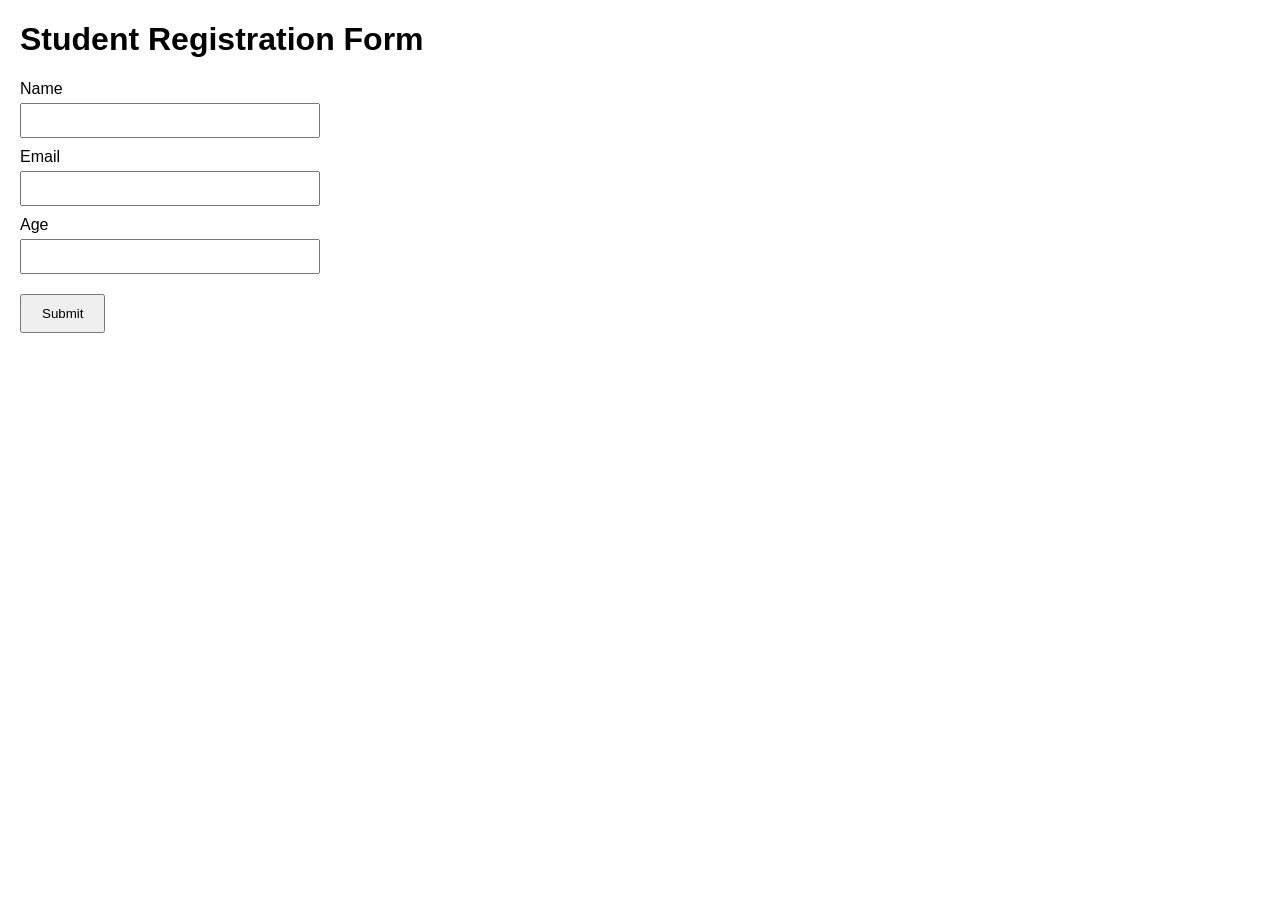
<file: REGISTRATION_FORM/form.html>
<!DOCTYPE html>
<html>
<head>
    <title>Student Registration Form</title>
    <style>
        body{
            font-family: Arial, sans-serif;
            margin: 20px;
        }

        input{
            width: 280px;
            padding: 8px;
            margin-top: 5px;
        }

        .error{
            color: red;
            font-size: 14px;
            margin-bottom: 10px;
        }

        button{
            padding:10px 20px;
            margin-top:10px;
        }
    </style>
</head>

<body>

<h1>Student Registration Form</h1>

<form id="registrationForm">

    <label>Name</label><br>
    <input type="text" id="name">
    <div id="nameError" class="error"></div>

    <label>Email</label><br>
    <input type="text" id="email">
    <div id="emailError" class="error"></div>

    <label>Age</label><br>
    <input type="number" id="age">
    <div id="ageError" class="error"></div>

    <button type="submit">Submit</button>

</form>

<script src="script.js"></script>

</body>
</html>
</file>
<file: MY_PORT_FOLIO/style.css>
/* ==========================================================================
   HIGH-IMPACT DEVELOPER PORTFOLIO STYLESHEET (style.css)
   Vibrant, high-contrast, ultra-modern styling with glassmorphism,
   glowing card borders, gradient typography, and colorful tech badges.
   ========================================================================== */

/* --------------------------------------------------------------------------
   1. COLOR PALETTE & DESIGN VARIABLES
   -------------------------------------------------------------------------- */
:root {
  /* Dark Theme Palette (Default) */
  --bg-main: #0b0f19;
  --bg-secondary: #111827;
  --bg-card: rgba(17, 24, 39, 0.85);
  --bg-card-hover: rgba(31, 41, 55, 0.95);
  
  --text-main: #ffffff;
  --text-secondary: #cbd5e1;
  --text-muted: #94a3b8;
  
  --primary: #6366f1;       /* Indigo */
  --primary-hover: #4f46e5;
  --accent-purple: #a855f7;
  --accent-pink: #ec4899;
  --accent-cyan: #06b6d4;

  --gradient-main: purple;
  --gradient-pill: linear-gradient(135deg, rgba(99,102,241,0.2) 0%, rgba(168,85,247,0.2) 100%);
  
  --border-color: rgba(99, 102, 241, 0.25);
  --border-glow: rgba(99, 102, 241, 0.6);
  
  --shadow-sm: 0 4px 12px rgba(0, 0, 0, 0.4);
  --shadow-md: 0 10px 30px rgba(0, 0, 0, 0.6);
  --glow-shadow: 0 0 25px rgba(99, 102, 241, 0.45);

  --font-heading: 'Outfit', sans-serif;
  --font-body: 'Plus Jakarta Sans', sans-serif;
  --font-code: 'Fira Code', monospace;
  
  --radius-sm: 8px;
  --radius-md: 16px;
  --radius-lg: 24px;
  --radius-full: 9999px;

  --transition: all 0.25s ease-in-out;
}

/* Light Theme Overrides */
[data-theme="light"] {
  --bg-main: #f8fafc;
  --bg-secondary: #ffffff;
  --bg-card: #ffffff;
  --bg-card-hover: #f1f5f9;
  
  --text-main: #0f172a;
  --text-secondary: #334155;
  --text-muted: #64748b;
  
  --border-color: rgba(99, 102, 241, 0.2);
  --border-glow: rgba(99, 102, 241, 0.5);
  
  --shadow-sm: 0 4px 12px rgba(0, 0, 0, 0.06);
  --shadow-md: 0 10px 25px rgba(0, 0, 0, 0.1);
  --glow-shadow: 0 0 20px rgba(99, 102, 241, 0.25);
}

/* --------------------------------------------------------------------------
   2. GLOBAL STYLES & BACKGROUND GLOWS
   -------------------------------------------------------------------------- */
* {
  margin: 0;
  padding: 0;
  box-sizing: border-box;
}

html {
  scroll-behavior: smooth;
}

body {
  font-family: var(--font-body);
  background-color: var(--bg-main);
  background-image: 
    radial-gradient(circle at 10% 20%, rgba(99, 102, 241, 0.18) 0%, transparent 40%),
    radial-gradient(circle at 90% 80%, rgba(236, 72, 153, 0.15) 0%, transparent 40%);
  background-attachment: fixed;
  color: var(--text-main);
  line-height: 1.6;
  overflow-x: hidden;
  position: relative;
  transition: background-color 0.3s ease, color 0.3s ease;
}

a {
  color: inherit;
  text-decoration: none;
  transition: var(--transition);
}

/* Ambient Background Orbs */
.ambient-glow {
  position: absolute;
  width: 500px;
  height: 500px;
  border-radius: 50%;
  pointer-events: none;
  z-index: -1;
  filter: blur(120px);
  opacity: 0.3;
}

.glow-1 {
  top: 0%;
  left: -150px;
  background: var(--primary);
}

.glow-2 {
  top: 50%;
  right: -150px;
  background: var(--accent-pink);
}

/* --------------------------------------------------------------------------
   3. CONTAINER & UTILITIES
   -------------------------------------------------------------------------- */
.container {
  max-width: 1100px;
  margin: 0 auto;
  padding: 0 24px;
}

.section {
  padding: 75px 0;
  position: relative;
}

.section-header {
  text-align: center;
  margin-bottom: 45px;
}

.section-tag {
  font-family: var(--font-code);
  color: var(--primary);
  background: var(--gradient-pill);
  border: 1px solid var(--border-color);
  padding: 4px 14px;
  border-radius: var(--radius-full);
  font-size: 0.85rem;
  font-weight: 600;
  display: inline-block;
  margin-bottom: 10px;
}

.section-title {
  font-family: var(--font-heading);
  font-size: 2.5rem;
  font-weight: 800;
  letter-spacing: -0.02em;
  margin-bottom: 10px;
}

.section-subtitle {
  color: var(--text-secondary);
  font-size: 1.05rem;
  max-width: 620px;
  margin: 0 auto;
}

/* Gradient Typography */
.gradient-text {
  background: var(--gradient-main);
  -webkit-background-clip: text;
  -webkit-text-fill-color: transparent;
  display: inline-block;
}

/* Glassmorphism Cards */
.glass-card {
  background: var(--bg-card);
  backdrop-filter: blur(16px);
  -webkit-backdrop-filter: blur(16px);
  border: 1px solid var(--border-color);
  border-radius: var(--radius-md);
  box-shadow: var(--shadow-sm);
  transition: var(--transition);
}

.glass-card:hover {
  transform: translateY(-5px);
  border-color: var(--border-glow);
  box-shadow: var(--shadow-md), var(--glow-shadow);
}

/* Buttons */
.btn {
  display: inline-flex;
  align-items: center;
  justify-content: center;
  gap: 8px;
  padding: 12px 24px;
  font-size: 0.95rem;
  font-weight: 700;
  border-radius: var(--radius-full);
  cursor: pointer;
  border: none;
  transition: var(--transition);
  text-decoration: none;
}

.btn-primary {
  background: var(--gradient-main);
  color: #ffffff !important;
  box-shadow: var(--glow-shadow);
}

.btn-primary:hover {
  transform: translateY(-2px) scale(1.02);
  box-shadow: 0 0 30px rgba(99, 102, 241, 0.6);
  color: #ffffff !important;
}

.btn-outline {
  background: var(--bg-card);
  color: var(--text-main) !important;
  border: 1px solid var(--border-color);
}

.btn-outline:hover {
  border-color: var(--primary);
  color: var(--primary) !important;
  background: var(--gradient-pill);
  transform: translateY(-2px);
}

.btn-lg {
  padding: 14px 32px;
  font-size: 1rem;
}

.btn-block {
  width: 100%;
}

/* --------------------------------------------------------------------------
   4. STYLISH HORIZONTAL GLASS NAVBAR
   -------------------------------------------------------------------------- */
.header {
  position: sticky;
  top: 0;
  z-index: 1000;
  background: rgba(11, 15, 25, 0.85);
  backdrop-filter: blur(20px);
  -webkit-backdrop-filter: blur(20px);
  border-bottom: 1px solid var(--border-color);
  box-shadow: 0 4px 20px rgba(0, 0, 0, 0.2);
}

[data-theme="light"] .header {
  background: rgba(248, 250, 252, 0.9);
}

.navbar {
  display: flex;
  justify-content: space-between;
  align-items: center;
  height: 75px;
}

.logo {
  display: flex;
  align-items: center;
  gap: 10px;
  font-family: var(--font-heading);
  font-size: 1.4rem;
  font-weight: 800;
}

.logo-icon {
  font-family: var(--font-code);
  color: var(--primary);
  background: var(--gradient-pill);
  padding: 4px 10px;
  border-radius: var(--radius-sm);
  border: 1px solid var(--border-color);
  font-size: 1rem;
}

.nav-right {
  display: flex;
  align-items: center;
  gap: 20px;
}

.nav-links {
  display: flex;
  align-items: center;
  list-style: none;
  gap: 6px;
}

.nav-link {
  font-size: 0.925rem;
  font-weight: 600;
  color: var(--text-secondary);
  padding: 8px 18px;
  border-radius: var(--radius-full);
  display: flex;
  align-items: center;
  gap: 8px;
}

.nav-link i {
  font-size: 0.85rem;
}

.nav-link:hover,
.nav-link.active {
  color: #ffffff;
  background: var(--gradient-main);
  box-shadow: var(--glow-shadow);
}

.theme-toggle-btn {
  width: 42px;
  height: 42px;
  border-radius: 50%;
  background: var(--bg-card);
  border: 1px solid var(--border-color);
  color: var(--text-main);
  display: flex;
  align-items: center;
  justify-content: center;
  font-size: 1.1rem;
  cursor: pointer;
  transition: var(--transition);
}

.theme-toggle-btn:hover {
  border-color: var(--primary);
  color: var(--primary);
  transform: rotate(20deg);
  box-shadow: var(--glow-shadow);
}

/* --------------------------------------------------------------------------
   5. HERO SECTION & STATS
   -------------------------------------------------------------------------- */
.hero-section {
  padding: 85px 0 65px 0;
}

.hero-layout {
  display: grid;
  grid-template-columns: 1.2fr 0.8fr;
  gap: 40px;
  align-items: center;
}

.status-badge {
  display: inline-flex;
  align-items: center;
  gap: 8px;
  padding: 6px 16px;
  background: var(--gradient-pill);
  border: 1px solid var(--border-glow);
  border-radius: var(--radius-full);
  font-size: 0.85rem;
  font-weight: 600;
  color: var(--primary);
  margin-bottom: 20px;
}

.pulse-dot {
  width: 10px;
  height: 10px;
  background-color: #10b981;
  border-radius: 50%;
  box-shadow: 0 0 0 0 rgba(16, 185, 129, 0.7);
  animation: pulseAnim 2s infinite;
}

@keyframes pulseAnim {
  0% { box-shadow: 0 0 0 0 rgba(16, 185, 129, 0.7); }
  70% { box-shadow: 0 0 0 10px rgba(16, 185, 129, 0); }
  100% { box-shadow: 0 0 0 0 rgba(16, 185, 129, 0); }
}

.hero-title {
  font-family: var(--font-heading);
  font-size: 3.5rem;
  font-weight: 900;
  line-height: 1.12;
  margin-bottom: 14px;
  letter-spacing: -0.03em;
}

.hero-subtitle {
  font-size: 1.35rem;
  font-weight: 600;
  color: var(--text-secondary);
  margin-bottom: 18px;
}

.hero-description {
  font-size: 1.1rem;
  color: var(--text-muted);
  margin-bottom: 28px;
  max-width: 560px;
}

.hero-buttons {
  display: flex;
  gap: 14px;
  margin-bottom: 28px;
  flex-wrap: wrap;
}

.social-links-bar {
  display: flex;
  gap: 12px;
}

.social-btn {
  width: 44px;
  height: 44px;
  border-radius: 50%;
  background: var(--bg-card);
  border: 1px solid var(--border-color);
  color: var(--text-secondary);
  display: flex;
  align-items: center;
  justify-content: center;
  font-size: 1.1rem;
  transition: var(--transition);
}

.social-btn:hover {
  background: var(--gradient-main);
  color: #ffffff;
  border-color: transparent;
  transform: translateY(-4px);
  box-shadow: var(--glow-shadow);
}

/* Avatar Frame & Floating Badges */
.hero-image-wrapper {
  position: relative;
  display: flex;
  justify-content: center;
}

.glowing-avatar-frame {
  position: relative;
  width: 230px;
  height: 230px;
  border-radius: 50%;
  padding: 6px;
  background: var(--gradient-main);
  box-shadow: var(--glow-shadow);
}

.profile-img {
  width: 100%;
  height: 100%;
  object-fit: cover;
  border-radius: 50%;
  background-color: var(--bg-secondary);
}

.floating-badge {
  position: absolute;
  padding: 10px 16px;
  background: var(--bg-card);
  backdrop-filter: blur(16px);
  border: 1px solid var(--border-glow);
  border-radius: var(--radius-md);
  font-size: 0.875rem;
  font-weight: 700;
  display: flex;
  align-items: center;
  gap: 8px;
  box-shadow: var(--shadow-md);
  animation: floatMotion 4s ease-in-out infinite alternate;
}

.badge-1 {
  top: -5px;
  right: -15px;
}

.badge-2 {
  bottom: -5px;
  left: -15px;
  animation-delay: -2s;
}

@keyframes floatMotion {
  0% { transform: translateY(0px); }
  100% { transform: translateY(-10px); }
}

/* Tech Specific Colors */
.react-color { color: #61dafb; }
.python-color { color: #3776ab; }
.js-color { color: #f7df1e; }
.html-color { color: #e34f26; }
.css-color { color: #1572b6; }
.ts-color { color: #3178c6; }
.numpy-color { color: #4dabcf; }
.pandas-color { color: #e70488; }
.matplotlib-color { color: #ff7f0e; }
.ml-color { color: #f89939; }
.node-color { color: #339933; }
.git-color { color: #f05032; }
.github-color { color: #ffffff; }
.sql-color { color: #336791; }
.vscode-color { color: #007acc; }
.jupyter-color { color: #f37626; }

[data-theme="light"] .github-color { color: #0f172a; }

/* Stats Grid */
.stats-section {
  padding: 30px 0;
}

.stats-grid {
  display: grid;
  grid-template-columns: repeat(auto-fit, minmax(200px, 1fr));
  gap: 20px;
}

.stat-card {
  padding: 26px;
  text-align: center;
}

.stat-number {
  font-family: var(--font-heading);
  font-size: 2.8rem;
  font-weight: 900;
  line-height: 1.1;
  margin-bottom: 4px;
}

.stat-label {
  font-size: 0.95rem;
  font-weight: 600;
  color: var(--text-secondary);
}

/* --------------------------------------------------------------------------
   6. ABOUT & TECH STACK
   -------------------------------------------------------------------------- */
.about-grid {
  display: grid;
  grid-template-columns: repeat(auto-fit, minmax(280px, 1fr));
  gap: 24px;
}

.about-card {
  padding: 32px 26px;
  text-align: center;
}

.card-icon-box {
  width: 60px;
  height: 60px;
  border-radius: 50%;
  background: var(--gradient-pill);
  border: 1px solid var(--border-glow);
  color: var(--primary);
  font-size: 1.5rem;
  display: flex;
  align-items: center;
  justify-content: center;
  margin: 0 auto 18px auto;
}

.about-card h3 {
  font-family: var(--font-heading);
  font-size: 1.3rem;
  font-weight: 700;
  margin-bottom: 12px;
}

.about-card p {
  color: var(--text-muted);
  font-size: 0.975rem;
}

.tech-groups {
  display: flex;
  flex-direction: column;
  gap: 24px;
}

.tech-group-card {
  padding: 28px;
}

.group-title {
  font-family: var(--font-heading);
  font-size: 1.25rem;
  font-weight: 700;
  margin-bottom: 20px;
  color: var(--primary);
  display: flex;
  align-items: center;
  gap: 10px;
}

.skills-flex {
  display: flex;
  flex-wrap: wrap;
  gap: 12px;
}

.skill-pill {
  background: rgba(255, 255, 255, 0.05);
  border: 1px solid var(--border-color);
  padding: 10px 20px;
  border-radius: var(--radius-full);
  font-size: 0.95rem;
  font-weight: 600;
  display: flex;
  align-items: center;
  gap: 10px;
  transition: var(--transition);
}

[data-theme="light"] .skill-pill {
  background: rgba(0, 0, 0, 0.03);
}

.skill-pill:hover {
  border-color: var(--primary);
  transform: translateY(-3px);
  box-shadow: var(--shadow-sm), var(--glow-shadow);
  background: var(--gradient-pill);
}

/* --------------------------------------------------------------------------
   7. PROJECTS GRID & FILTER BAR
   -------------------------------------------------------------------------- */
.projects-grid {
  display: grid;
  grid-template-columns: repeat(auto-fit, minmax(320px, 1fr));
  gap: 28px;
}

.project-card {
  overflow: hidden;
  display: flex;
  flex-direction: column;
}

.project-image-box {
  position: relative;
  width: 100%;
  height: 205px;
  overflow: hidden;
}

.project-img {
  width: 100%;
  height: 100%;
  object-fit: cover;
  transition: transform 0.5s ease;
}

.project-card:hover .project-img {
  transform: scale(1.08);
}

.project-badge {
  position: absolute;
  top: 14px;
  left: 14px;
  background: var(--gradient-main);
  color: #ffffff;
  font-size: 0.75rem;
  font-weight: 800;
  padding: 5px 12px;
  border-radius: var(--radius-full);
  text-transform: uppercase;
  letter-spacing: 0.05em;
  box-shadow: var(--shadow-sm);
}

.project-content {
  padding: 24px;
  display: flex;
  flex-direction: column;
  flex: 1;
}

.project-title {
  font-family: var(--font-heading);
  font-size: 1.3rem;
  font-weight: 700;
  margin-bottom: 12px;
  color: var(--text-main);
}

.project-desc {
  font-size: 0.95rem;
  color: var(--text-muted);
  margin-bottom: 20px;
  flex: 1;
}

.tech-tags {
  display: flex;
  flex-wrap: wrap;
  gap: 6px;
  margin-bottom: 22px;
}

.tag {
  font-family: var(--font-code);
  font-size: 0.775rem;
  background: var(--gradient-pill);
  color: var(--primary);
  border: 1px solid var(--border-color);
  padding: 4px 10px;
  border-radius: var(--radius-sm);
  font-weight: 600;
}

.project-actions {
  display: flex;
  gap: 10px;
}

.view-more-container {
  text-align: center;
  margin-top: 45px;
}

/* Filter Bar */
.filter-bar {
  display: flex;
  justify-content: center;
  flex-wrap: wrap;
  gap: 12px;
}

.filter-btn {
  background: var(--bg-card);
  border: 1px solid var(--border-color);
  color: var(--text-secondary);
  padding: 10px 22px;
  border-radius: var(--radius-full);
  font-size: 0.925rem;
  font-weight: 700;
  cursor: pointer;
  transition: var(--transition);
}

.filter-btn:hover,
.filter-btn.active {
  background: var(--gradient-main);
  color: #ffffff;
  border-color: transparent;
  box-shadow: var(--glow-shadow);
}

/* --------------------------------------------------------------------------
   8. TIMELINE & CTA BANNER
   -------------------------------------------------------------------------- */
.timeline {
  display: flex;
  flex-direction: column;
  gap: 22px;
  max-width: 820px;
  margin: 0 auto;
}

.timeline-item {
  position: relative;
  padding: 26px;
  border-left: 4px solid var(--primary);
}

.timeline-dot {
  position: absolute;
  top: 26px;
  left: -10px;
  width: 16px;
  height: 16px;
  border-radius: 50%;
  background: var(--primary);
  border: 3px solid var(--bg-main);
  box-shadow: var(--glow-shadow);
}

.timeline-date {
  font-family: var(--font-code);
  font-size: 0.875rem;
  color: var(--primary);
  font-weight: 700;
  margin-bottom: 4px;
}

.timeline-role {
  font-family: var(--font-heading);
  font-size: 1.25rem;
  font-weight: 700;
  margin-bottom: 8px;
}

.timeline-desc {
  font-size: 0.95rem;
  color: var(--text-muted);
}

/* CTA Card */
.cta-section {
  padding-bottom: 85px;
}

.cta-card {
  padding: 45px 30px;
  text-align: center;
  background: var(--gradient-pill);
  border: 1px solid var(--border-glow);
  box-shadow: var(--glow-shadow);
}

.cta-title {
  font-family: var(--font-heading);
  font-size: 2.2rem;
  font-weight: 800;
  margin-bottom: 14px;
}

.cta-desc {
  color: var(--text-secondary);
  font-size: 1.1rem;
  max-width: 620px;
  margin: 0 auto 28px auto;
}

.cta-buttons {
  display: flex;
  justify-content: center;
  gap: 16px;
  flex-wrap: wrap;
}

/* --------------------------------------------------------------------------
   9. CONTACT PAGE & FAQ ACCORDION
   -------------------------------------------------------------------------- */
.contact-layout {
  display: grid;
  grid-template-columns: 0.9fr 1.1fr;
  gap: 30px;
  align-items: start;
}

.contact-info-card,
.contact-form-card {
  padding:32px;
}

.contact-info-card h3,
.contact-form-card h3 {
  font-family: var(--font-heading);
  font-size: 1.45rem;
  font-weight: 800;
  margin-bottom: 12px;
}

.contact-info-card p {
  color: var(--text-muted);
  font-size: 0.975rem;
  margin-bottom: 26px;
}

.info-item {
  display: flex;
  align-items: center;
  gap: 16px;
  margin-bottom: 20px;
}

.info-icon {
  width: 46px;
  height: 46px;
  border-radius: 50%;
  background: var(--gradient-pill);
  border: 1px solid var(--border-glow);
  color: var(--primary);
  display: flex;
  align-items: center;
  justify-content: center;
  font-size: 1.1rem;
  flex-shrink: 0;
}

.info-label {
  font-size: 0.775rem;
  font-weight: 700;
  text-transform: uppercase;
  color: var(--text-muted);
  letter-spacing: 0.05em;
}

.info-value {
  font-size: 0.975rem;
  font-weight: 600;
  color: var(--text-main);
}

.social-wrapper {
  margin-top: 28px;
  border-top: 1px solid var(--border-color);
  padding-top: 47px;
}

.social-label {
  font-size: 0.875rem;
  font-weight: 700;
  color: var(--text-secondary);
  display: block;
  margin-bottom: 12px;
}

.social-links-row {
  display: flex;
  gap: 12px;
}

/* Contact Form Input Icons & Custom Select */
.contact-form {
  display: flex;
  flex-direction: column;
  gap: 18px;
}

.form-field {
  display: flex;
  flex-direction: column;
  gap: 6px;
}

.form-field label {
  font-size: 0.925rem;
  font-weight: 600;
}

.required {
  color: var(--accent-pink);
}

.input-container {
  position: relative;
  display: flex;
  align-items: center;
}

.input-icon {
  position: absolute;
  left: 14px;
  color: var(--text-muted);
  font-size: 0.95rem;
  pointer-events: none;
}

.textarea-container .input-icon {
  top: 14px;
}

.input-container input,
.input-container textarea,
.custom-select {
  width: 100%;
  padding: 12px 14px 12px 42px;
  background: rgba(255, 255, 255, 0.05);
  border: 1px solid var(--border-color);
  border-radius: var(--radius-sm);
  color: var(--text-main);
  font-size: 0.95rem;
  font-family: inherit;
  transition: var(--transition);
}

[data-theme="light"] .input-container input,
[data-theme="light"] .input-container textarea,
[data-theme="light"] .custom-select {
  background: rgba(0, 0, 0, 0.03);
}

.custom-select option {
  background-color: var(--bg-secondary);
  color: var(--text-main);
}

.input-container input:focus,
.input-container textarea:focus,
.custom-select:focus {
  outline: none;
  border-color: var(--primary);
  background: rgba(99, 102, 241, 0.08);
  box-shadow: 0 0 0 3px rgba(99, 102, 241, 0.25);
}

.alert-success-box {
  display: none;
  background: rgba(16, 185, 129, 0.18);
  color: #10b981;
  border: 1px solid rgba(16, 185, 129, 0.4);
  padding: 14px;
  border-radius: var(--radius-sm);
  font-size: 0.925rem;
  font-weight: 700;
  text-align: center;
  margin-top: 12px;
}

/* FAQ Accordion */
.faq-container {
  display: flex;
  flex-direction: column;
  gap: 18px;
  max-width: 850px;
  margin: 0 auto;
}

.faq-item {
  padding: 0;
  overflow: hidden;
}

.faq-question {
  width: 100%;
  padding: 22px 26px;
  background: transparent;
  border: none;
  color: var(--text-main);
  font-family: var(--font-heading);
  font-size: 1.15rem;
  font-weight: 700;
  text-align: left;
  display: flex;
  justify-content: space-between;
  align-items: center;
  cursor: pointer;
}

.faq-icon {
  font-size: 0.95rem;
  color: var(--primary);
  transition: transform 0.3s ease;
}

.faq-item.active .faq-icon {
  transform: rotate(180deg);
}

.faq-answer {
  display: none;
  padding: 0 26px 22px 26px;
  color: var(--text-muted);
  font-size: 0.975rem;
  border-top: 1px solid var(--border-color);
  padding-top: 18px;
}

.faq-item.active .faq-answer {
  display: block;
}

/* --------------------------------------------------------------------------
   10. FOOTER
   -------------------------------------------------------------------------- */
.footer {
  background: var(--bg-secondary);
  border-top: 1px solid var(--border-color);
  padding: 32px 0;
}

.footer-content {
  display: flex;
  align-items: center;
  justify-content: space-between;
  flex-wrap: wrap;
  gap: 16px;
}

.footer-copy {
  font-size: 0.925rem;
  color: var(--text-muted);
}

.back-to-top {
  width: 44px;
  height: 44px;
  border-radius: 50%;
  background: var(--bg-card);
  border: 1px solid var(--border-color);
  color: var(--text-main);
  display: flex;
  align-items: center;
  justify-content: center;
  transition: var(--transition);
}

.back-to-top:hover {
  background: var(--gradient-main);
  color: #ffffff;
  border-color: transparent;
  transform: translateY(-4px);
  box-shadow: var(--glow-shadow);
}

/* --------------------------------------------------------------------------
   11. RESPONSIVE BREAKPOINTS
   -------------------------------------------------------------------------- */
@media (max-width: 900px) {
  .hero-layout {
    grid-template-columns: 1fr;
    text-align: center;
  }

  .hero-description {
    margin-left: auto;
    margin-right: auto;
  }

  .hero-buttons,
  .social-links-bar {
    justify-content: center;
  }

  .hero-image-wrapper {
    margin-top: 20px;
  }

  .contact-layout {
    grid-template-columns: 1fr;
  }
}

@media (max-width: 768px) {
  .navbar {
    flex-direction: column;
    height: auto;
    padding: 16px 0;
    gap: 14px;
  }

  .nav-right {
    width: 100%;
    justify-content: space-between;
  }

  .nav-links {
    flex-wrap: wrap;
    gap: 4px;
  }

  .hero-title {
    font-size: 2.6rem;
  }

  .stats-grid {
    grid-template-columns: repeat(2, 1fr);
  }
}
</file>
<file: STUDENT_FEEDBACK/style.css>
body {
    font-family: Arial, sans-serif;
    background-color: #f2f2f2;
    margin: 0;
    padding: 20px;
}

.container {
    width: 480px;
    margin: 30px auto;
    background: #ffffff;
    padding: 25px 30px;
    border-radius: 4px;
    box-shadow: 0px 0px 10px rgba(0, 0, 0, 0.12);
}

h2 {
    font-size: 22px;
    margin-top: 0;
    margin-bottom: 22px;
    color: #000000;
    font-weight: bold;
}

.form-group {
    margin-bottom: 12px;
}

label {
    display: block;
    font-size: 15px;
    font-weight: normal;
    margin-bottom: 4px;
    color: #000000;
}

input[type="text"],
input[type="email"],
select,
textarea {
    width: 100%;
    padding: 8px 10px;
    box-sizing: border-box;
    border: 1px solid #767676;
    border-radius: 2px;
    font-size: 14px;
    font-family: Arial, sans-serif;
}

select {
    cursor: pointer;
    background-color: #ffffff;
}

textarea {
    resize: vertical;
}

.error {
    color: #ff0000;
    font-size: 13px;
    margin-top: 3px;
    min-height: 16px;
}

.btn-group {
    margin-top: 18px;
    margin-bottom: 24px;
}

button {
    padding: 8px 14px;
    font-size: 14px;
    background: #efefef;
    border: 1px solid #767676;
    border-radius: 2px;
    cursor: pointer;
    margin-right: 6px;
    color: #000000;
}

button:hover {
    background: #e5e5e5;
}

h3 {
    font-size: 18px;
    margin-top: 20px;
    margin-bottom: 12px;
    color: #000000;
    font-weight: bold;
}

#sessionUserDisplay {
    font-size: 18px;
    margin-bottom: 16px;
}

#output {
    border: 1px solid #767676;
    padding: 12px 15px;
    min-height: 40px;
    font-size: 14px;
    background: #ffffff;
    white-space: pre-line;
    color: #000000;
}
</file>
